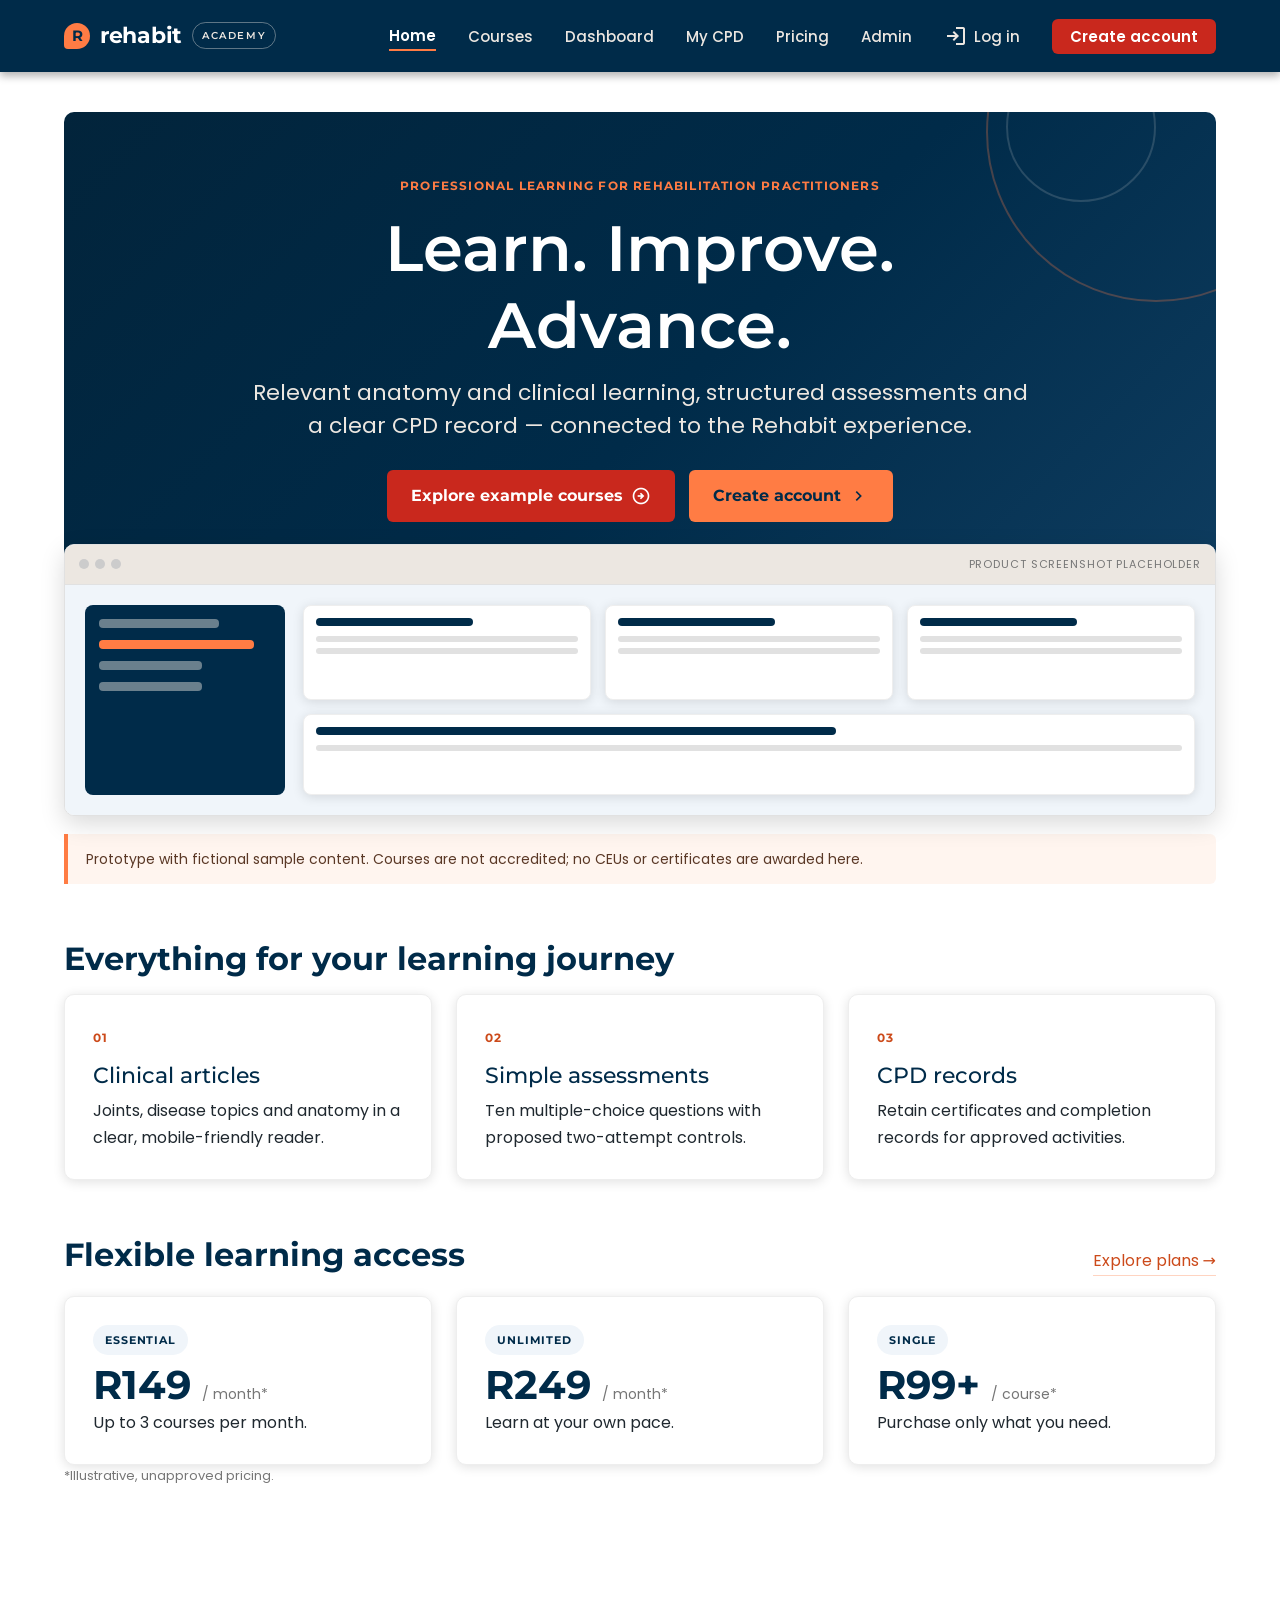
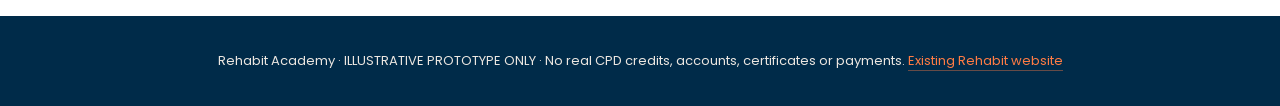
<file: index.html>
<!doctype html><html lang="en"><head><meta charset="utf-8"><meta name="robots" content="noindex,nofollow"><meta name="viewport" content="width=device-width,initial-scale=1"><meta name="description" content="Rehabit Academy CPD prototype"><title>Learn. Improve. Advance. | Rehabit Academy</title><link rel="stylesheet" href="assets/fonts.css"><link rel="stylesheet" href="assets/style.css"></head><body><div class="shell"><header class="header"><nav class="nav" aria-label="Main navigation"><a class="brand" href="index.html"><span class="brand-mark" aria-hidden="true">R</span>rehabit<small>Academy</small></a><button class="nav-toggle" type="button" aria-expanded="false" aria-controls="navLinks"><span class="material-symbols-outlined" aria-hidden="true">menu</span></button><div class="links" id="navLinks"><a href="index.html" class="active">Home</a><a href="courses.html" class="">Courses</a><a href="dashboard.html" class="">Dashboard</a><a href="certificates.html" class="">My CPD</a><a href="billing.html" class="">Pricing</a><a href="admin.html" class="">Admin</a><a href="login.html"><span class="material-symbols-outlined" aria-hidden="true">login</span>Log in</a><a class="nav-cta" href="register.html">Create account</a></div></nav></header><a class="skip" href="#main">Skip to content</a><main class="main" id="main"><section class="hero"><div><div class="eyebrow">Professional learning for rehabilitation practitioners</div><h1>Learn. Improve.<br>Advance.</h1><p>Relevant anatomy and clinical learning, structured assessments and a clear CPD record — connected to the Rehabit experience.</p><div class="button-row"><a class="btn" href="courses.html">Explore example courses <span class="material-symbols-outlined" aria-hidden="true">arrow_circle_right</span></a><a class="btn-secondary" href="register.html">Create account <span class="material-symbols-outlined" aria-hidden="true">chevron_right</span></a></div></div></section><div class="shot" role="img" aria-label="Placeholder for a Rehabit Academy product screenshot"><div class="shot-bar"><i></i><i></i><i></i><span>Product screenshot placeholder</span></div><div class="shot-body"><div class="shot-side"><b></b><b></b><b></b><b></b></div><div class="shot-main"><div class="shot-card"><b></b><i></i><i></i></div><div class="shot-card"><b></b><i></i><i></i></div><div class="shot-card"><b></b><i></i><i></i></div><div class="shot-card wide"><b></b><i></i></div></div></div></div><div class="notice">Prototype with fictional sample content. Courses are not accredited; no CEUs or certificates are awarded here.</div><section class="section"><h2>Everything for your learning journey</h2><div class="grid"><article class="card"><span class="eyebrow">01</span><h3>Clinical articles</h3><p>Joints, disease topics and anatomy in a clear, mobile-friendly reader.</p></article><article class="card"><span class="eyebrow">02</span><h3>Simple assessments</h3><p>Ten multiple-choice questions with proposed two-attempt controls.</p></article><article class="card"><span class="eyebrow">03</span><h3>CPD records</h3><p>Retain certificates and completion records for approved activities.</p></article></div></section><section class="section"><div class="section-head"><h2>Flexible learning access</h2><a href="billing.html">Explore plans →</a></div><div class="grid"><div class="card"><span class="tag">Essential</span><div class="price">R149 <small>/ month*</small></div><p>Up to 3 courses per month.</p></div><div class="card"><span class="tag">Unlimited</span><div class="price">R249 <small>/ month*</small></div><p>Learn at your own pace.</p></div><div class="card"><span class="tag">Single</span><div class="price">R99+ <small>/ course*</small></div><p>Purchase only what you need.</p></div></div><p class="small muted">*Illustrative, unapproved pricing.</p></section></main><footer class="footer">Rehabit Academy · ILLUSTRATIVE PROTOTYPE ONLY · No real CPD credits, accounts, certificates or payments. <a href="https://rehabit.co.za/">Existing Rehabit website</a></footer></div><script src="assets/app.js" defer></script></body></html>
</file>
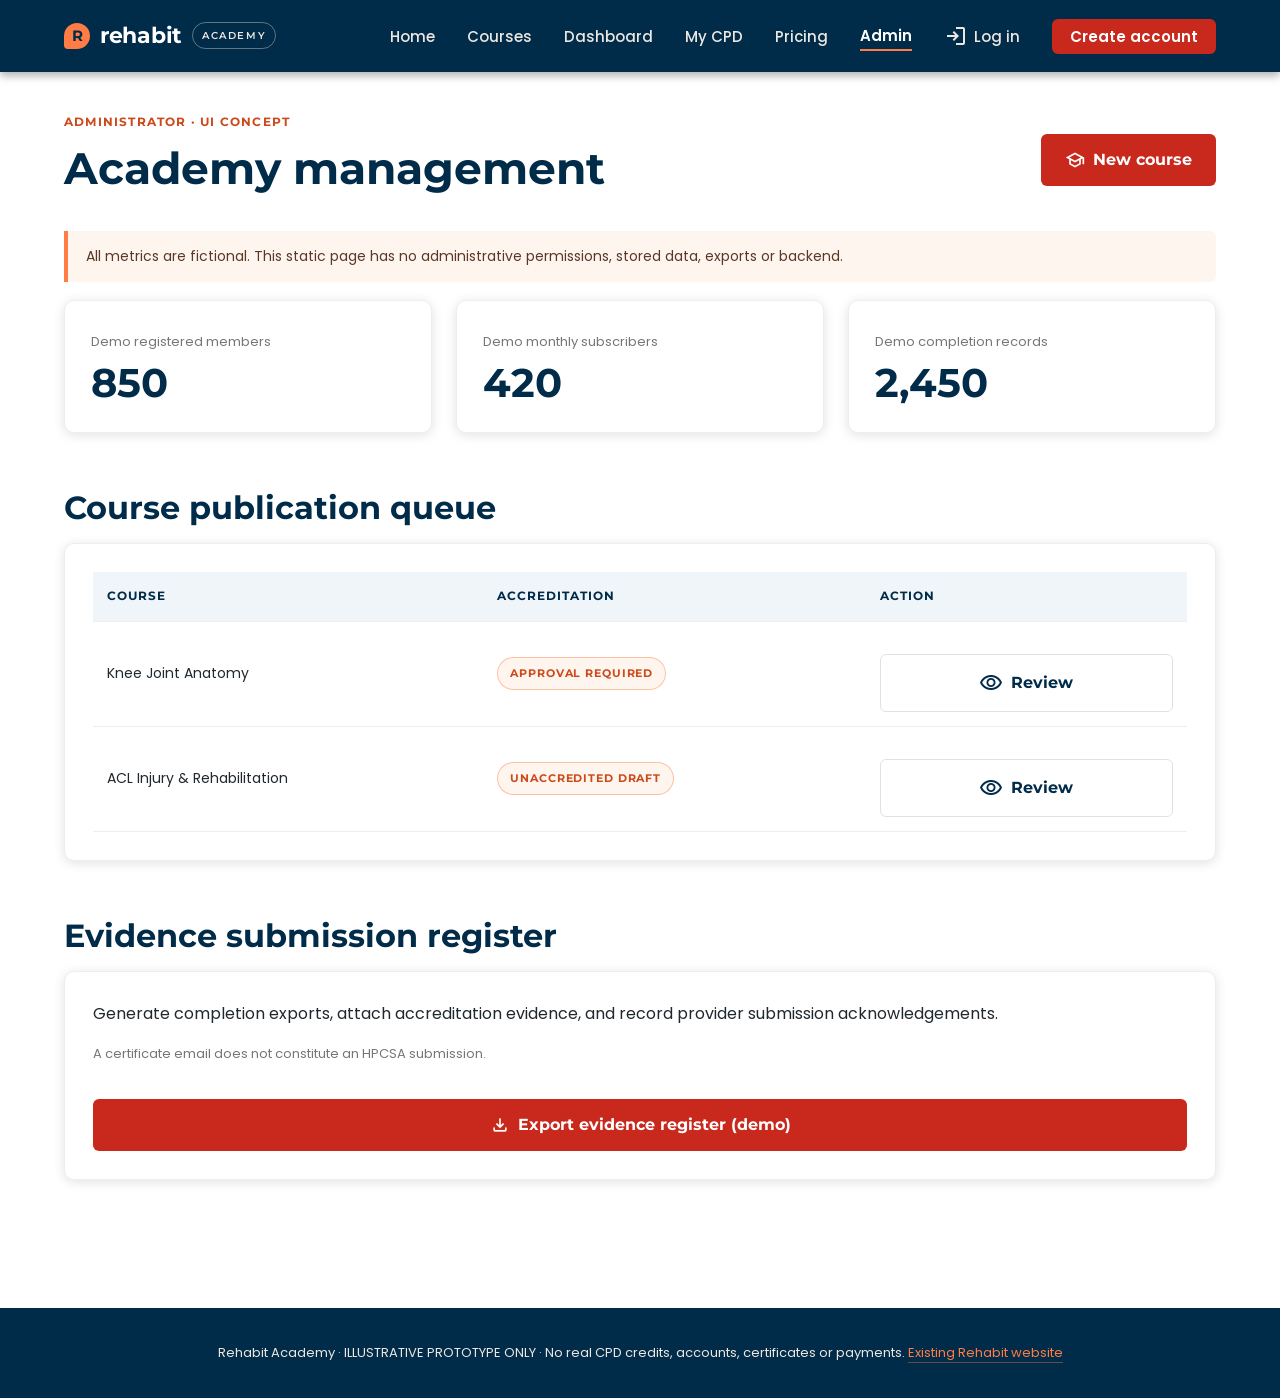
<file: admin.html>
<!doctype html><html lang="en"><head><meta charset="utf-8"><meta name="robots" content="noindex,nofollow"><meta name="viewport" content="width=device-width,initial-scale=1"><meta name="description" content="Rehabit Academy CPD prototype"><title>Admin dashboard | Rehabit Academy</title><link rel="stylesheet" href="assets/fonts.css"><link rel="stylesheet" href="assets/style.css"></head><body><div class="shell"><header class="header"><nav class="nav" aria-label="Main navigation"><a class="brand" href="index.html"><span class="brand-mark" aria-hidden="true">R</span>rehabit<small>Academy</small></a><button class="nav-toggle" type="button" aria-expanded="false" aria-controls="navLinks"><span class="material-symbols-outlined" aria-hidden="true">menu</span></button><div class="links" id="navLinks"><a href="index.html" class="">Home</a><a href="courses.html" class="">Courses</a><a href="dashboard.html" class="">Dashboard</a><a href="certificates.html" class="">My CPD</a><a href="billing.html" class="">Pricing</a><a href="admin.html" class="active">Admin</a><a href="login.html"><span class="material-symbols-outlined" aria-hidden="true">login</span>Log in</a><a class="nav-cta" href="register.html">Create account</a></div></nav></header><main class="main"><div class="topline"><div><div class="eyebrow">Administrator · UI concept</div><h1 class="page-title">Academy management</h1></div><button class="btn" data-demo-action><span class="material-symbols-outlined" aria-hidden="true">school</span>New course</button></div><div class="notice">All metrics are fictional. This static page has no administrative permissions, stored data, exports or backend.</div><div class="metrics"><div class="metric"><span class="muted small">Demo registered members</span><strong>850</strong></div><div class="metric"><span class="muted small">Demo monthly subscribers</span><strong>420</strong></div><div class="metric"><span class="muted small">Demo completion records</span><strong>2,450</strong></div></div><section class="section"><h2>Course publication queue</h2><div class="card table-wrap"><table class="table"><thead><tr><th>Course</th><th>Accreditation</th><th>Action</th></tr></thead><tbody><tr><td>Knee Joint Anatomy</td><td><span class="tag warn">Approval required</span></td><td><button class="btn-ghost" data-demo-action><span class="material-symbols-outlined" aria-hidden="true">visibility</span>Review</button></td></tr><tr><td>ACL Injury & Rehabilitation</td><td><span class="tag warn">Unaccredited draft</span></td><td><button class="btn-ghost" data-demo-action><span class="material-symbols-outlined" aria-hidden="true">visibility</span>Review</button></td></tr></tbody></table></div></section><section class="section"><h2>Evidence submission register</h2><div class="card"><p>Generate completion exports, attach accreditation evidence, and record provider submission acknowledgements.</p><p class="small muted">A certificate email does not constitute an HPCSA submission.</p><button class="btn" data-demo-action><span class="material-symbols-outlined" aria-hidden="true">download</span>Export evidence register (demo)</button></div></section></main><footer class="footer">Rehabit Academy · ILLUSTRATIVE PROTOTYPE ONLY · No real CPD credits, accounts, certificates or payments. <a href="https://rehabit.co.za/">Existing Rehabit website</a></footer></div><script src="assets/app.js" defer></script></body></html>
</file>
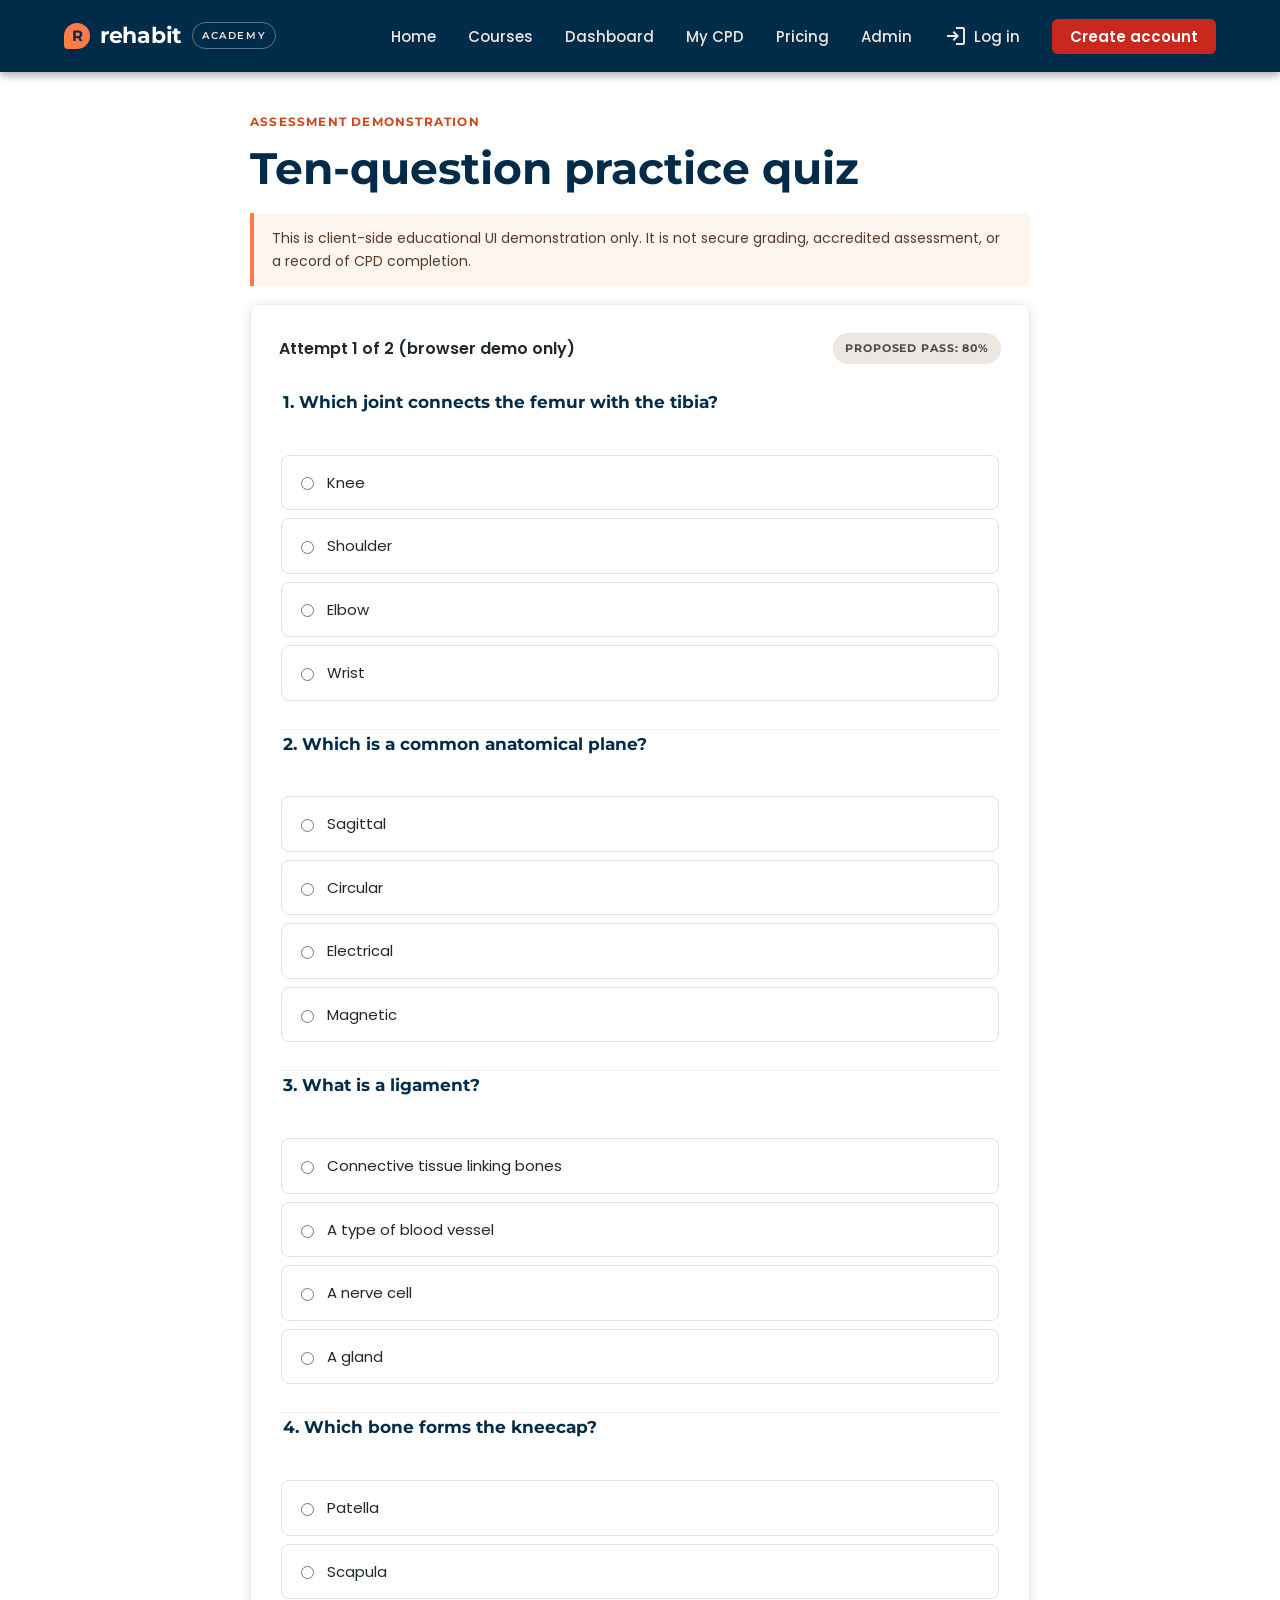
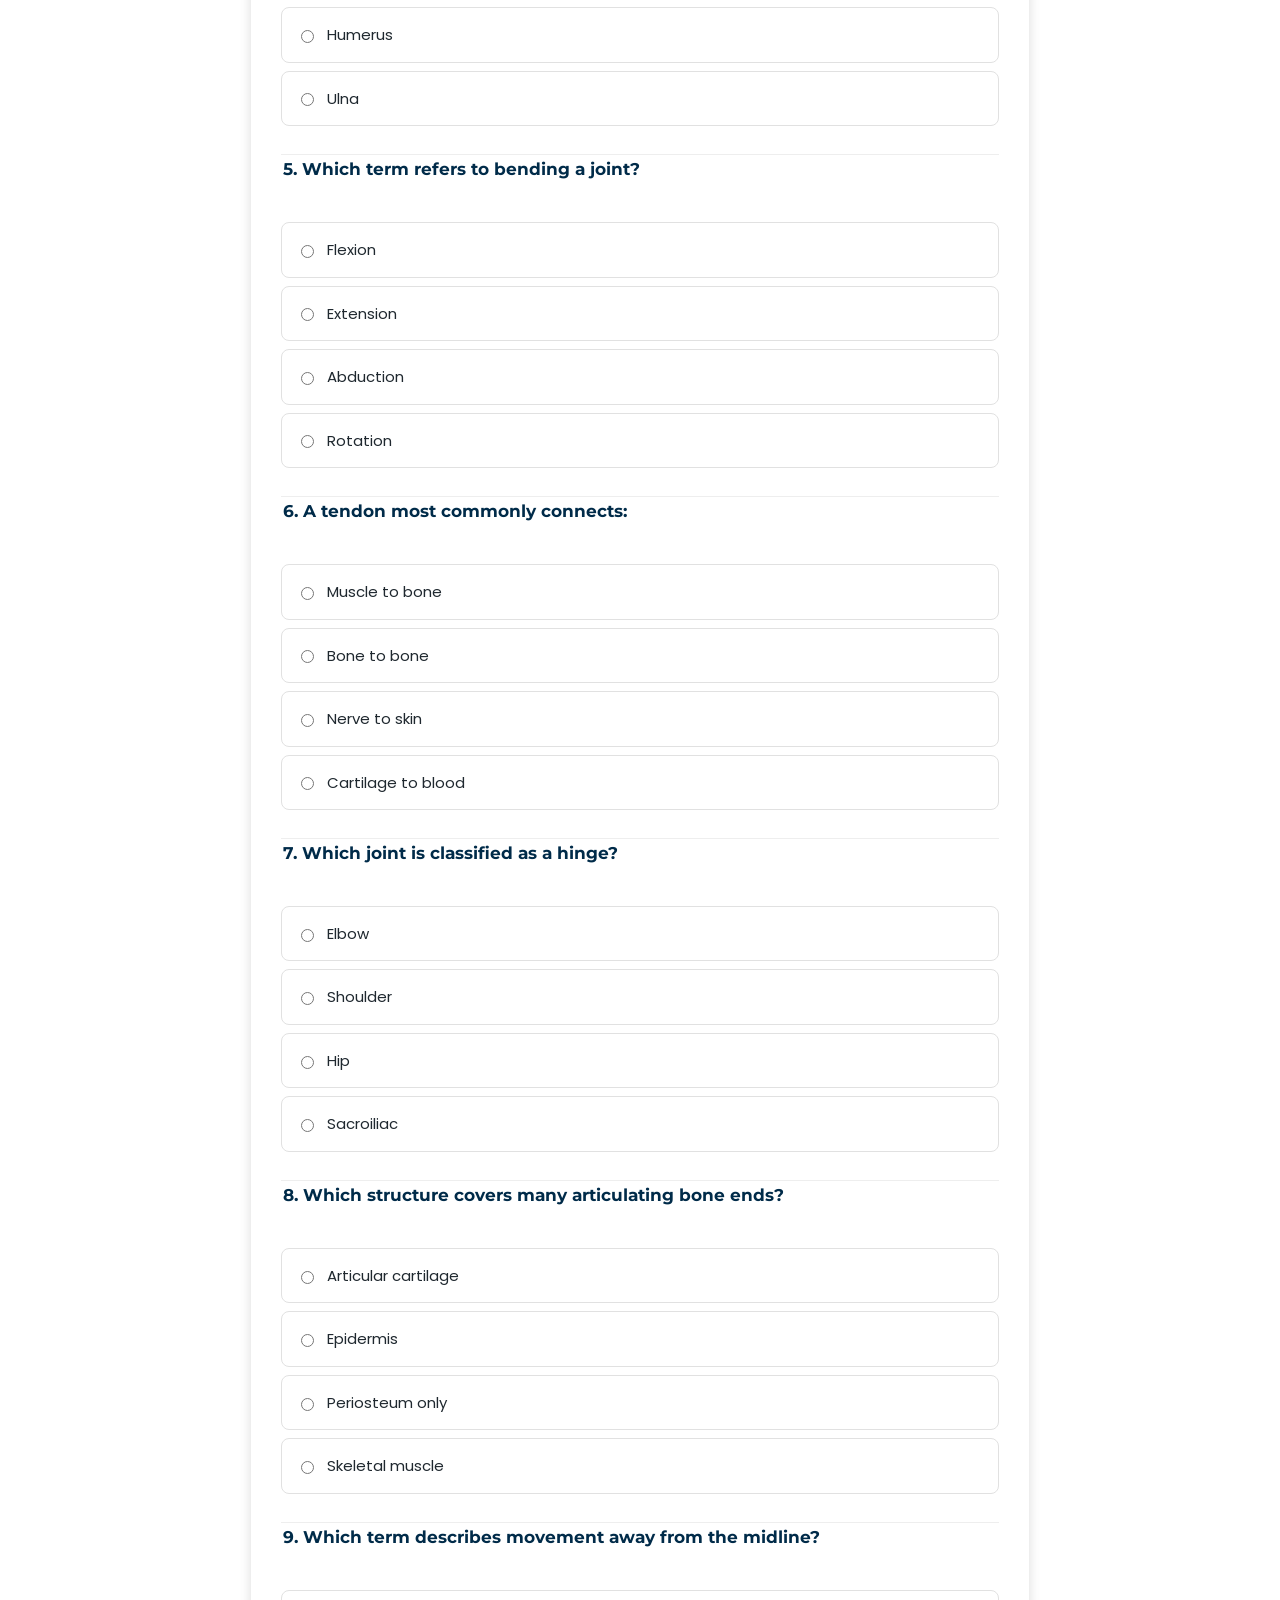
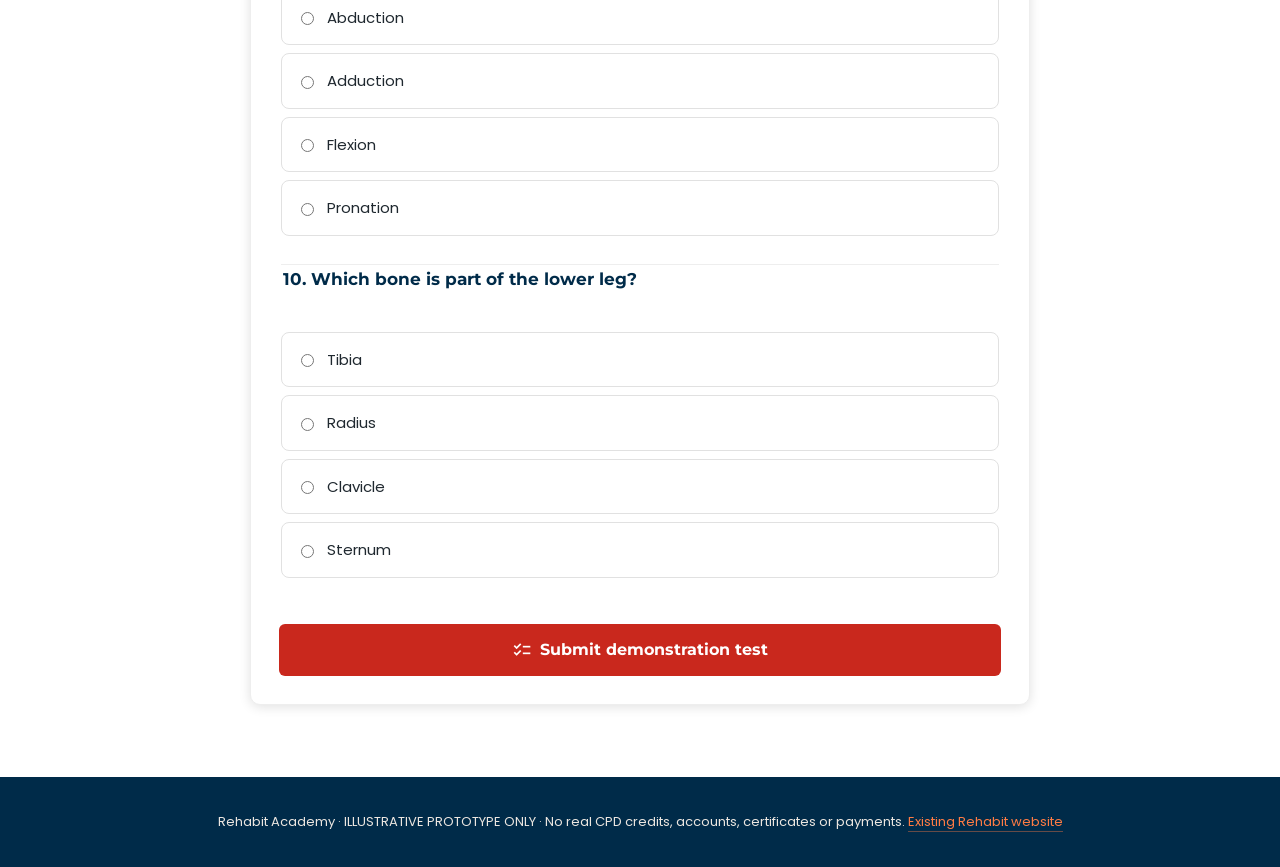
<file: assessment.html>
<!doctype html><html lang="en"><head><meta charset="utf-8"><meta name="robots" content="noindex,nofollow"><meta name="viewport" content="width=device-width,initial-scale=1"><meta name="description" content="Rehabit Academy CPD prototype"><title>Assessment demo | Rehabit Academy</title><link rel="stylesheet" href="assets/fonts.css"><link rel="stylesheet" href="assets/style.css"></head><body><div class="shell"><header class="header"><nav class="nav" aria-label="Main navigation"><a class="brand" href="index.html"><span class="brand-mark" aria-hidden="true">R</span>rehabit<small>Academy</small></a><button class="nav-toggle" type="button" aria-expanded="false" aria-controls="navLinks"><span class="material-symbols-outlined" aria-hidden="true">menu</span></button><div class="links" id="navLinks"><a href="index.html" class="">Home</a><a href="courses.html" class="">Courses</a><a href="dashboard.html" class="">Dashboard</a><a href="certificates.html" class="">My CPD</a><a href="billing.html" class="">Pricing</a><a href="admin.html" class="">Admin</a><a href="login.html"><span class="material-symbols-outlined" aria-hidden="true">login</span>Log in</a><a class="nav-cta" href="register.html">Create account</a></div></nav></header><main class="main"><div class="quiz"><div class="eyebrow">Assessment demonstration</div><h1 class="page-title">Ten-question practice quiz</h1><div class="notice">This is client-side educational UI demonstration only. It is not secure grading, accredited assessment, or a record of CPD completion.</div><div class="card"><div class="topline"><strong id="attemptLabel">Attempt 1 of 2</strong><span class="tag gray">Proposed pass: 80%</span></div><form id="quizForm"></form><div id="quizResult" class="notice green hide" role="status"></div></div></div></main><footer class="footer">Rehabit Academy · ILLUSTRATIVE PROTOTYPE ONLY · No real CPD credits, accounts, certificates or payments. <a href="https://rehabit.co.za/">Existing Rehabit website</a></footer></div><script src="assets/app.js" defer></script></body></html>
</file>
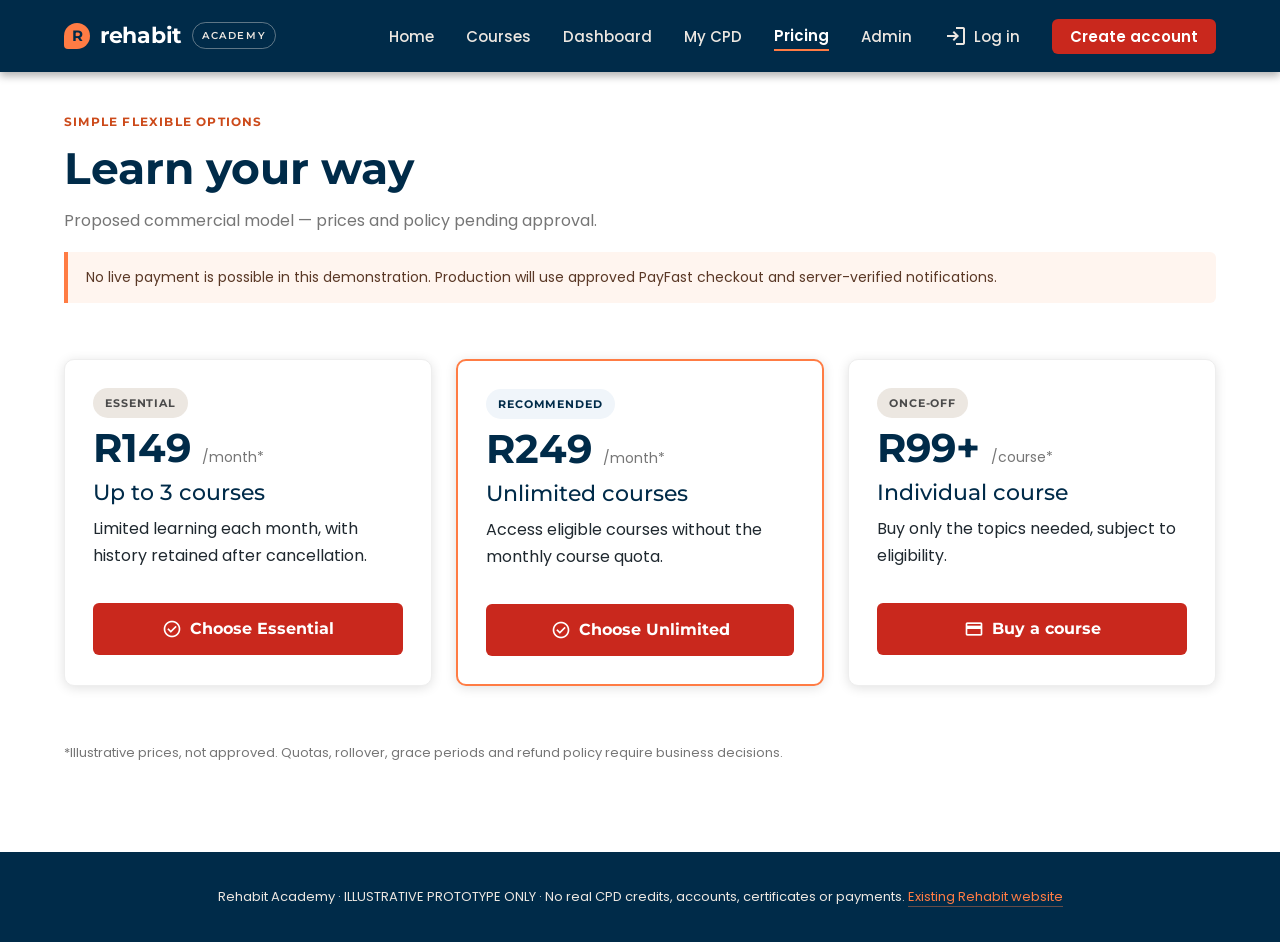
<file: billing.html>
<!doctype html><html lang="en"><head><meta charset="utf-8"><meta name="robots" content="noindex,nofollow"><meta name="viewport" content="width=device-width,initial-scale=1"><meta name="description" content="Rehabit Academy CPD prototype"><title>Plans | Rehabit Academy</title><link rel="stylesheet" href="assets/fonts.css"><link rel="stylesheet" href="assets/style.css"></head><body><div class="shell"><header class="header"><nav class="nav" aria-label="Main navigation"><a class="brand" href="index.html"><span class="brand-mark" aria-hidden="true">R</span>rehabit<small>Academy</small></a><button class="nav-toggle" type="button" aria-expanded="false" aria-controls="navLinks"><span class="material-symbols-outlined" aria-hidden="true">menu</span></button><div class="links" id="navLinks"><a href="index.html" class="">Home</a><a href="courses.html" class="">Courses</a><a href="dashboard.html" class="">Dashboard</a><a href="certificates.html" class="">My CPD</a><a href="billing.html" class="active">Pricing</a><a href="admin.html" class="">Admin</a><a href="login.html"><span class="material-symbols-outlined" aria-hidden="true">login</span>Log in</a><a class="nav-cta" href="register.html">Create account</a></div></nav></header><main class="main"><div class="eyebrow">Simple flexible options</div><h1 class="page-title">Learn your way</h1><p class="muted">Proposed commercial model — prices and policy pending approval.</p><div class="notice">No live payment is possible in this demonstration. Production will use approved PayFast checkout and server-verified notifications.</div><div class="grid section"><div class="card"><span class="tag gray">ESSENTIAL</span><div class="price">R149 <small>/month*</small></div><h3>Up to 3 courses</h3><p>Limited learning each month, with history retained after cancellation.</p><button class="btn" data-demo-action><span class="material-symbols-outlined" aria-hidden="true">check_circle</span>Choose Essential</button></div><div class="card featured"><span class="tag">RECOMMENDED</span><div class="price">R249 <small>/month*</small></div><h3>Unlimited courses</h3><p>Access eligible courses without the monthly course quota.</p><button class="btn" data-demo-action><span class="material-symbols-outlined" aria-hidden="true">check_circle</span>Choose Unlimited</button></div><div class="card"><span class="tag gray">ONCE-OFF</span><div class="price">R99+ <small>/course*</small></div><h3>Individual course</h3><p>Buy only the topics needed, subject to eligibility.</p><button class="btn" data-demo-action><span class="material-symbols-outlined" aria-hidden="true">credit_card</span>Buy a course</button></div></div><p class="small muted">*Illustrative prices, not approved. Quotas, rollover, grace periods and refund policy require business decisions.</p></main><footer class="footer">Rehabit Academy · ILLUSTRATIVE PROTOTYPE ONLY · No real CPD credits, accounts, certificates or payments. <a href="https://rehabit.co.za/">Existing Rehabit website</a></footer></div><script src="assets/app.js" defer></script></body></html>
</file>
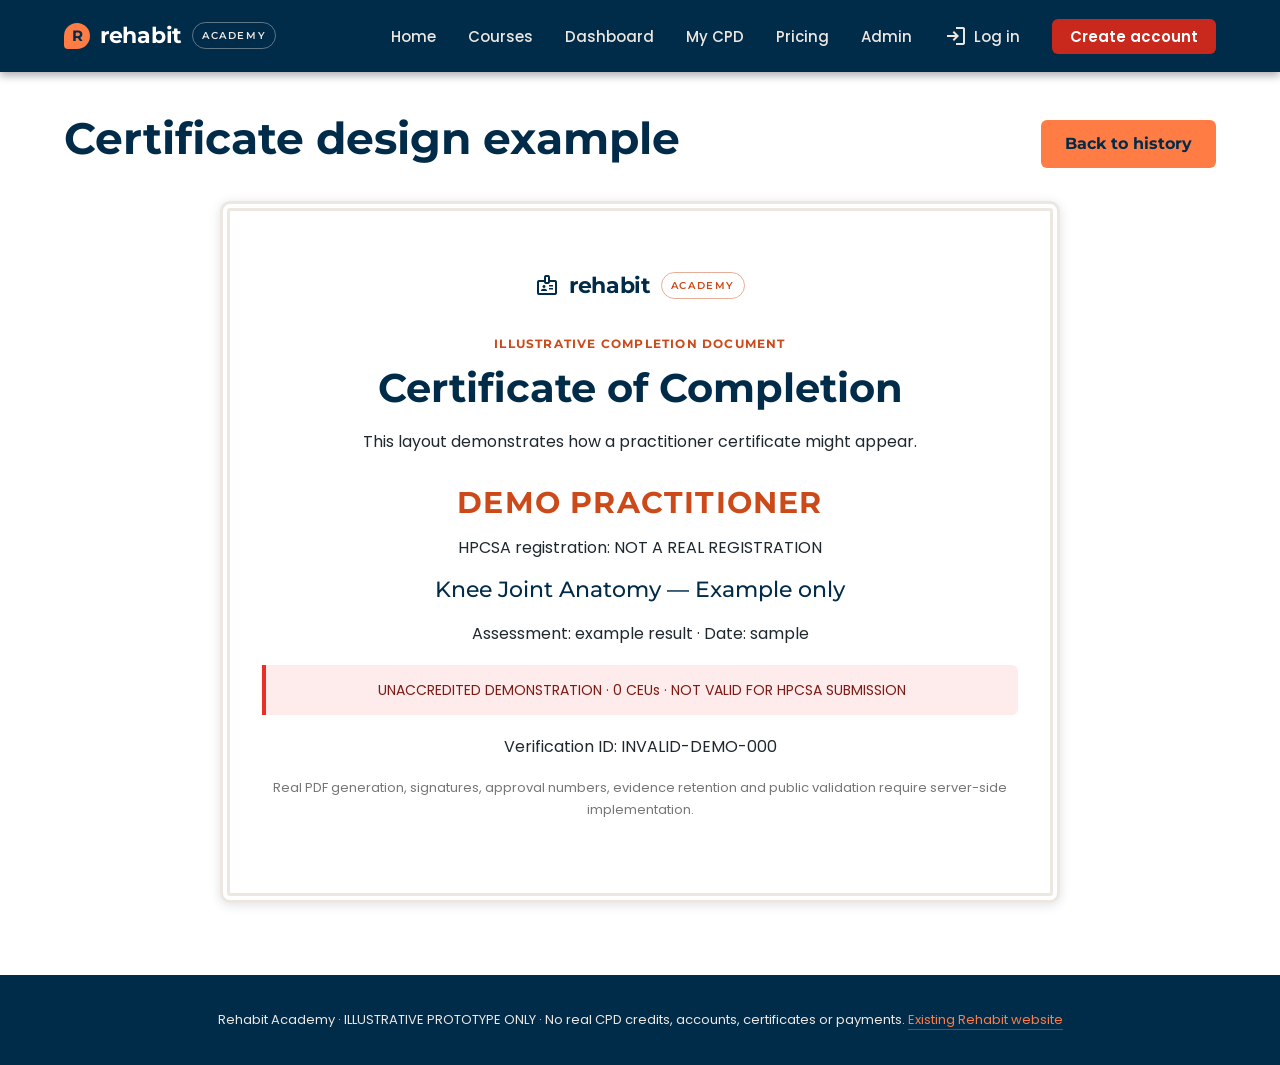
<file: certificate-example.html>
<!doctype html><html lang="en"><head><meta charset="utf-8"><meta name="robots" content="noindex,nofollow"><meta name="viewport" content="width=device-width,initial-scale=1"><meta name="description" content="Rehabit Academy CPD prototype"><title>Sample certificate | Rehabit Academy</title><link rel="stylesheet" href="assets/fonts.css"><link rel="stylesheet" href="assets/style.css"></head><body><div class="shell"><header class="header"><nav class="nav" aria-label="Main navigation"><a class="brand" href="index.html"><span class="brand-mark" aria-hidden="true">R</span>rehabit<small>Academy</small></a><button class="nav-toggle" type="button" aria-expanded="false" aria-controls="navLinks"><span class="material-symbols-outlined" aria-hidden="true">menu</span></button><div class="links" id="navLinks"><a href="index.html" class="">Home</a><a href="courses.html" class="">Courses</a><a href="dashboard.html" class="">Dashboard</a><a href="certificates.html" class="">My CPD</a><a href="billing.html" class="">Pricing</a><a href="admin.html" class="">Admin</a><a href="login.html"><span class="material-symbols-outlined" aria-hidden="true">login</span>Log in</a><a class="nav-cta" href="register.html">Create account</a></div></nav></header><main class="main"><div class="topline"><h1 class="page-title">Certificate design example</h1><a href="certificates.html" class="btn-secondary">Back to history</a></div><div class="cert center"><div class="brand"><span class="material-symbols-outlined" aria-hidden="true">badge</span>rehabit<small>Academy</small></div><p class="eyebrow" style="margin-top:28px">Illustrative completion document</p><h1 style="font-size:40px">Certificate of Completion</h1><p>This layout demonstrates how a practitioner certificate might appear.</p><p class="name">Demo practitioner</p><p>HPCSA registration: NOT A REAL REGISTRATION</p><h3>Knee Joint Anatomy — Example only</h3><p>Assessment: example result · Date: sample</p><div class="notice danger center">UNACCREDITED DEMONSTRATION · 0 CEUs · NOT VALID FOR HPCSA SUBMISSION</div><p>Verification ID: INVALID-DEMO-000</p><p class="small muted">Real PDF generation, signatures, approval numbers, evidence retention and public validation require server-side implementation.</p></div></main><footer class="footer">Rehabit Academy · ILLUSTRATIVE PROTOTYPE ONLY · No real CPD credits, accounts, certificates or payments. <a href="https://rehabit.co.za/">Existing Rehabit website</a></footer></div><script src="assets/app.js" defer></script></body></html>
</file>
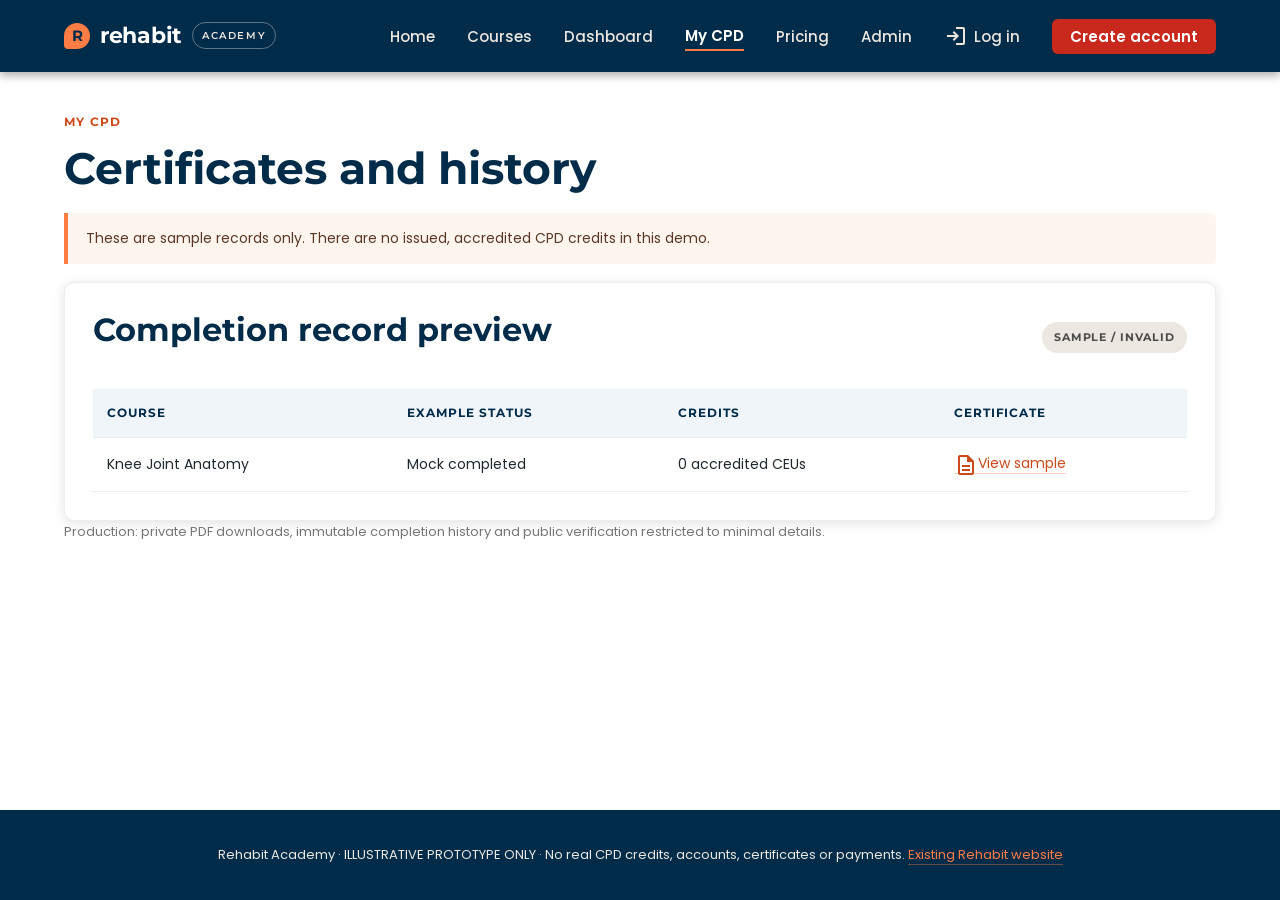
<file: certificates.html>
<!doctype html><html lang="en"><head><meta charset="utf-8"><meta name="robots" content="noindex,nofollow"><meta name="viewport" content="width=device-width,initial-scale=1"><meta name="description" content="Rehabit Academy CPD prototype"><title>CPD records | Rehabit Academy</title><link rel="stylesheet" href="assets/fonts.css"><link rel="stylesheet" href="assets/style.css"></head><body><div class="shell"><header class="header"><nav class="nav" aria-label="Main navigation"><a class="brand" href="index.html"><span class="brand-mark" aria-hidden="true">R</span>rehabit<small>Academy</small></a><button class="nav-toggle" type="button" aria-expanded="false" aria-controls="navLinks"><span class="material-symbols-outlined" aria-hidden="true">menu</span></button><div class="links" id="navLinks"><a href="index.html" class="">Home</a><a href="courses.html" class="">Courses</a><a href="dashboard.html" class="">Dashboard</a><a href="certificates.html" class="active">My CPD</a><a href="billing.html" class="">Pricing</a><a href="admin.html" class="">Admin</a><a href="login.html"><span class="material-symbols-outlined" aria-hidden="true">login</span>Log in</a><a class="nav-cta" href="register.html">Create account</a></div></nav></header><main class="main"><div class="eyebrow">My CPD</div><h1 class="page-title">Certificates and history</h1><div class="notice">These are sample records only. There are no issued, accredited CPD credits in this demo.</div><div class="card"><div class="topline"><h2>Completion record preview</h2><span class="tag gray">SAMPLE / INVALID</span></div><div class="table-wrap"><table class="table"><thead><tr><th>Course</th><th>Example status</th><th>Credits</th><th>Certificate</th></tr></thead><tbody><tr><td>Knee Joint Anatomy</td><td>Mock completed</td><td>0 accredited CEUs</td><td><a href="certificate-example.html"><span class="material-symbols-outlined" aria-hidden="true">description</span>View sample</a></td></tr></tbody></table></div></div><p class="muted small">Production: private PDF downloads, immutable completion history and public verification restricted to minimal details.</p></main><footer class="footer">Rehabit Academy · ILLUSTRATIVE PROTOTYPE ONLY · No real CPD credits, accounts, certificates or payments. <a href="https://rehabit.co.za/">Existing Rehabit website</a></footer></div><script src="assets/app.js" defer></script></body></html>
</file>
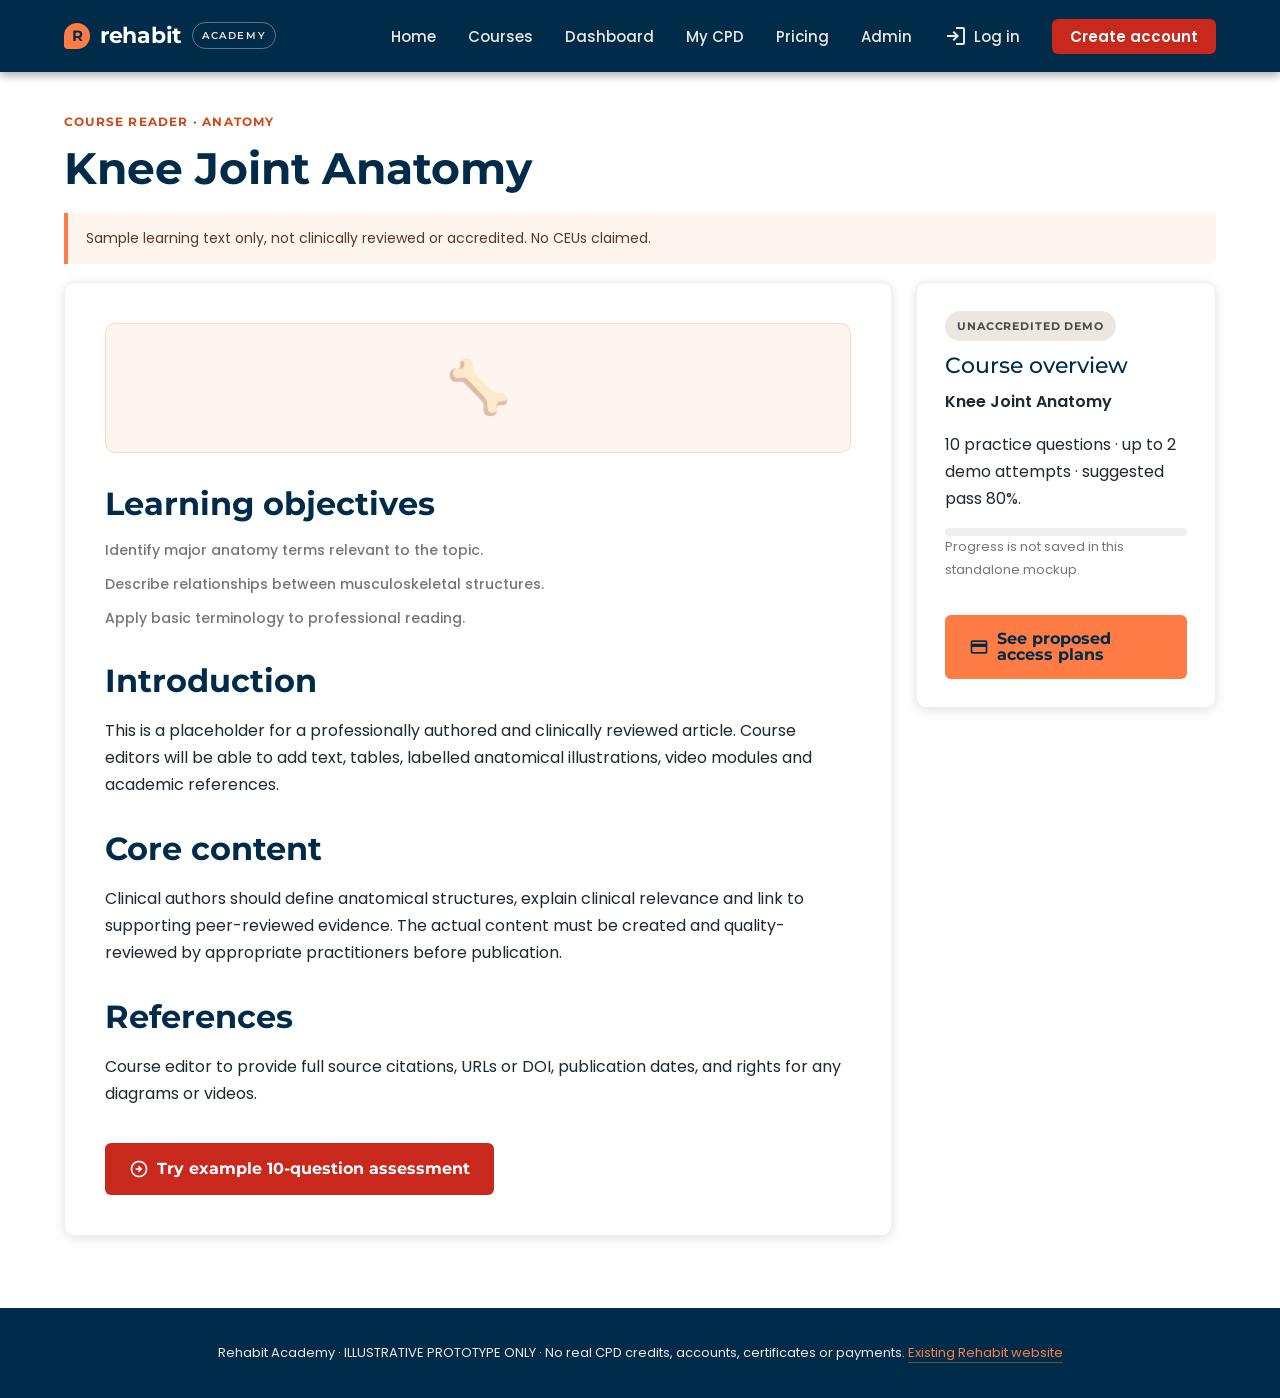
<file: course.html>
<!doctype html><html lang="en"><head><meta charset="utf-8"><meta name="robots" content="noindex,nofollow"><meta name="viewport" content="width=device-width,initial-scale=1"><meta name="description" content="Rehabit Academy CPD prototype"><title>Course reader | Rehabit Academy</title><link rel="stylesheet" href="assets/fonts.css"><link rel="stylesheet" href="assets/style.css"></head><body><div class="shell"><header class="header"><nav class="nav" aria-label="Main navigation"><a class="brand" href="index.html"><span class="brand-mark" aria-hidden="true">R</span>rehabit<small>Academy</small></a><button class="nav-toggle" type="button" aria-expanded="false" aria-controls="navLinks"><span class="material-symbols-outlined" aria-hidden="true">menu</span></button><div class="links" id="navLinks"><a href="index.html" class="">Home</a><a href="courses.html" class="">Courses</a><a href="dashboard.html" class="">Dashboard</a><a href="certificates.html" class="">My CPD</a><a href="billing.html" class="">Pricing</a><a href="admin.html" class="">Admin</a><a href="login.html"><span class="material-symbols-outlined" aria-hidden="true">login</span>Log in</a><a class="nav-cta" href="register.html">Create account</a></div></nav></header><main class="main"><div class="eyebrow">Course reader · <span id="courseCategory"></span></div><h1 class="page-title" data-course-name>Knee Joint Anatomy</h1><div class="notice">Sample learning text only, not clinically reviewed or accredited. No CEUs claimed.</div><div class="reader"><article><div class="course-emoji" id="courseIcon" aria-hidden="true">🦴</div><h2>Learning objectives</h2><ul class="check"><li>Identify major anatomy terms relevant to the topic.</li><li>Describe relationships between musculoskeletal structures.</li><li>Apply basic terminology to professional reading.</li></ul><h2>Introduction</h2><p>This is a placeholder for a professionally authored and clinically reviewed article. Course editors will be able to add text, tables, labelled anatomical illustrations, video modules and academic references.</p><h2>Core content</h2><p>Clinical authors should define anatomical structures, explain clinical relevance and link to supporting peer-reviewed evidence. The actual content must be created and quality-reviewed by appropriate practitioners before publication.</p><h2>References</h2><p>Course editor to provide full source citations, URLs or DOI, publication dates, and rights for any diagrams or videos.</p><a href="assessment.html" class="btn"><span class="material-symbols-outlined" aria-hidden="true">arrow_circle_right</span>Try example 10-question assessment</a></article><aside class="card"><span class="tag gray">UNACCREDITED DEMO</span><h3>Course overview</h3><p><strong data-course-name>Knee Joint Anatomy</strong></p><p>10 practice questions · up to 2 demo attempts · suggested pass 80%.</p><div class="progress"><span style="width:0"></span></div><p class="small muted">Progress is not saved in this standalone mockup.</p><a href="billing.html" class="btn-secondary"><span class="material-symbols-outlined" aria-hidden="true">credit_card</span>See proposed access plans</a></aside></div></main><footer class="footer">Rehabit Academy · ILLUSTRATIVE PROTOTYPE ONLY · No real CPD credits, accounts, certificates or payments. <a href="https://rehabit.co.za/">Existing Rehabit website</a></footer></div><script src="assets/app.js" defer></script></body></html>
</file>
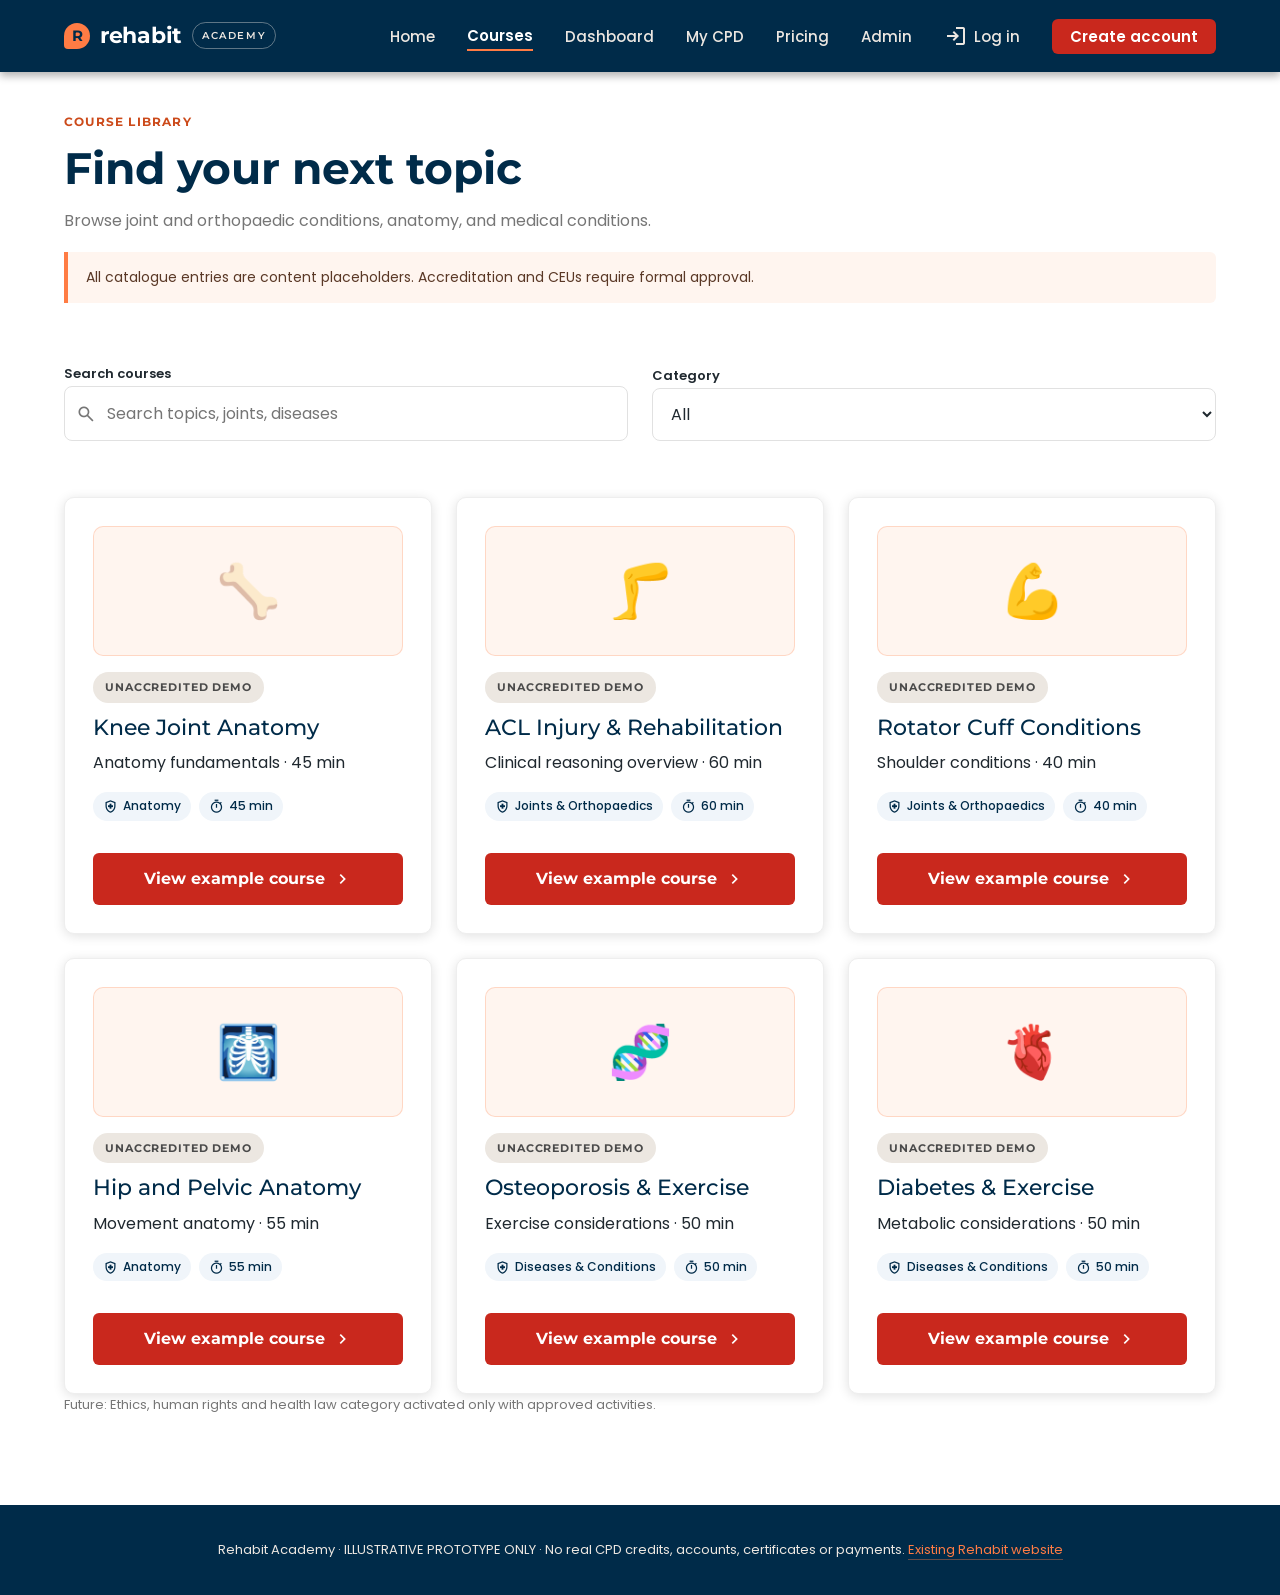
<file: courses.html>
<!doctype html><html lang="en"><head><meta charset="utf-8"><meta name="robots" content="noindex,nofollow"><meta name="viewport" content="width=device-width,initial-scale=1"><meta name="description" content="Rehabit Academy CPD prototype"><title>Courses | Rehabit Academy</title><link rel="stylesheet" href="assets/fonts.css"><link rel="stylesheet" href="assets/style.css"></head><body><div class="shell"><header class="header"><nav class="nav" aria-label="Main navigation"><a class="brand" href="index.html"><span class="brand-mark" aria-hidden="true">R</span>rehabit<small>Academy</small></a><button class="nav-toggle" type="button" aria-expanded="false" aria-controls="navLinks"><span class="material-symbols-outlined" aria-hidden="true">menu</span></button><div class="links" id="navLinks"><a href="index.html" class="">Home</a><a href="courses.html" class="active">Courses</a><a href="dashboard.html" class="">Dashboard</a><a href="certificates.html" class="">My CPD</a><a href="billing.html" class="">Pricing</a><a href="admin.html" class="">Admin</a><a href="login.html"><span class="material-symbols-outlined" aria-hidden="true">login</span>Log in</a><a class="nav-cta" href="register.html">Create account</a></div></nav></header><main class="main"><div class="eyebrow">Course library</div><h1 class="page-title">Find your next topic</h1><p class="muted">Browse joint and orthopaedic conditions, anatomy, and medical conditions.</p><div class="notice">All catalogue entries are content placeholders. Accreditation and CEUs require formal approval.</div><div class="split section"><div><label class="small" for="searchCourse"><strong>Search courses</strong></label><div class="field-with-icon"><span class="material-symbols-outlined" aria-hidden="true">search</span><input class="search" id="searchCourse" type="search" placeholder="Search topics, joints, diseases"></div></div><div><label class="small" for="categoryFilter"><strong>Category</strong></label><select id="categoryFilter"><option>All</option><option>Joints &amp; Orthopaedics</option><option>Anatomy</option><option>Diseases &amp; Conditions</option></select></div></div><div class="grid" id="courseGrid" aria-live="polite"></div><p class="small muted">Future: Ethics, human rights and health law category activated only with approved activities.</p></main><footer class="footer">Rehabit Academy · ILLUSTRATIVE PROTOTYPE ONLY · No real CPD credits, accounts, certificates or payments. <a href="https://rehabit.co.za/">Existing Rehabit website</a></footer></div><script src="assets/app.js" defer></script></body></html>
</file>
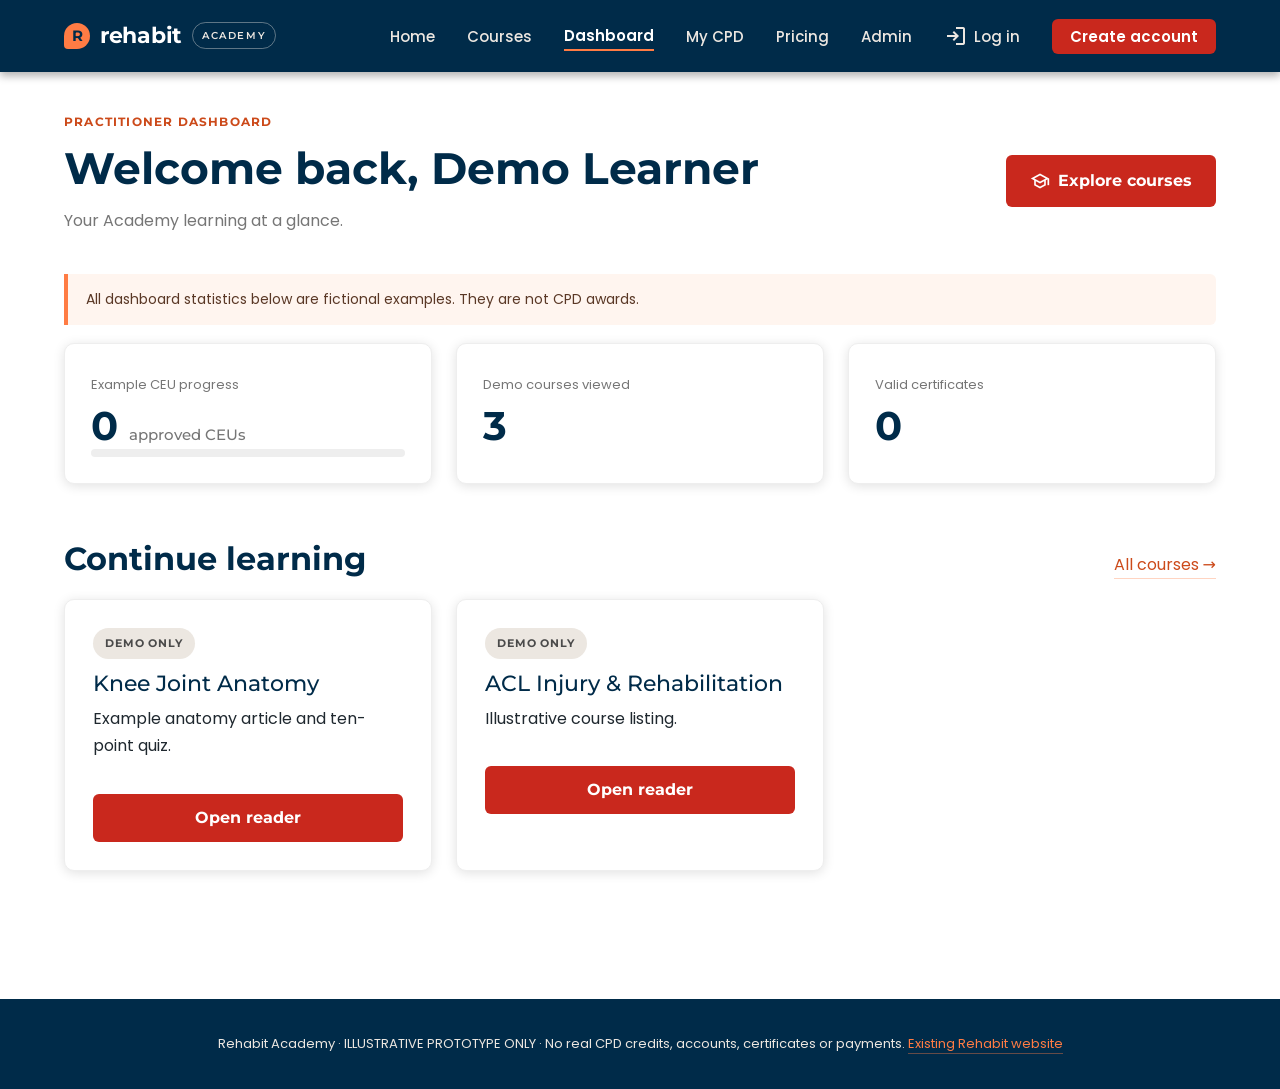
<file: dashboard.html>
<!doctype html><html lang="en"><head><meta charset="utf-8"><meta name="robots" content="noindex,nofollow"><meta name="viewport" content="width=device-width,initial-scale=1"><meta name="description" content="Rehabit Academy CPD prototype"><title>Dashboard | Rehabit Academy</title><link rel="stylesheet" href="assets/fonts.css"><link rel="stylesheet" href="assets/style.css"></head><body><div class="shell"><header class="header"><nav class="nav" aria-label="Main navigation"><a class="brand" href="index.html"><span class="brand-mark" aria-hidden="true">R</span>rehabit<small>Academy</small></a><button class="nav-toggle" type="button" aria-expanded="false" aria-controls="navLinks"><span class="material-symbols-outlined" aria-hidden="true">menu</span></button><div class="links" id="navLinks"><a href="index.html" class="">Home</a><a href="courses.html" class="">Courses</a><a href="dashboard.html" class="active">Dashboard</a><a href="certificates.html" class="">My CPD</a><a href="billing.html" class="">Pricing</a><a href="admin.html" class="">Admin</a><a href="login.html"><span class="material-symbols-outlined" aria-hidden="true">login</span>Log in</a><a class="nav-cta" href="register.html">Create account</a></div></nav></header><main class="main"><div class="topline"><div><div class="eyebrow">Practitioner dashboard</div><h1 class="page-title">Welcome back, Demo Learner</h1><p class="muted">Your Academy learning at a glance.</p></div><a class="btn" href="courses.html"><span class="material-symbols-outlined" aria-hidden="true">school</span>Explore courses</a></div><div class="notice">All dashboard statistics below are fictional examples. They are not CPD awards.</div><div class="metrics"><div class="metric"><span class="muted small">Example CEU progress</span><strong>0 <span class="unit">approved CEUs</span></strong><div class="progress"><span style="width:0"></span></div></div><div class="metric"><span class="muted small">Demo courses viewed</span><strong>3</strong></div><div class="metric"><span class="muted small">Valid certificates</span><strong>0</strong></div></div><section class="section"><div class="section-head"><h2>Continue learning</h2><a href="courses.html">All courses →</a></div><div class="grid"><div class="card"><span class="tag gray">DEMO ONLY</span><h3>Knee Joint Anatomy</h3><p>Example anatomy article and ten-point quiz.</p><a class="btn" href="course.html?id=knee">Open reader</a></div><div class="card"><span class="tag gray">DEMO ONLY</span><h3>ACL Injury & Rehabilitation</h3><p>Illustrative course listing.</p><a class="btn" href="course.html?id=acl">Open reader</a></div></div></section></main><footer class="footer">Rehabit Academy · ILLUSTRATIVE PROTOTYPE ONLY · No real CPD credits, accounts, certificates or payments. <a href="https://rehabit.co.za/">Existing Rehabit website</a></footer></div><script src="assets/app.js" defer></script></body></html>
</file>
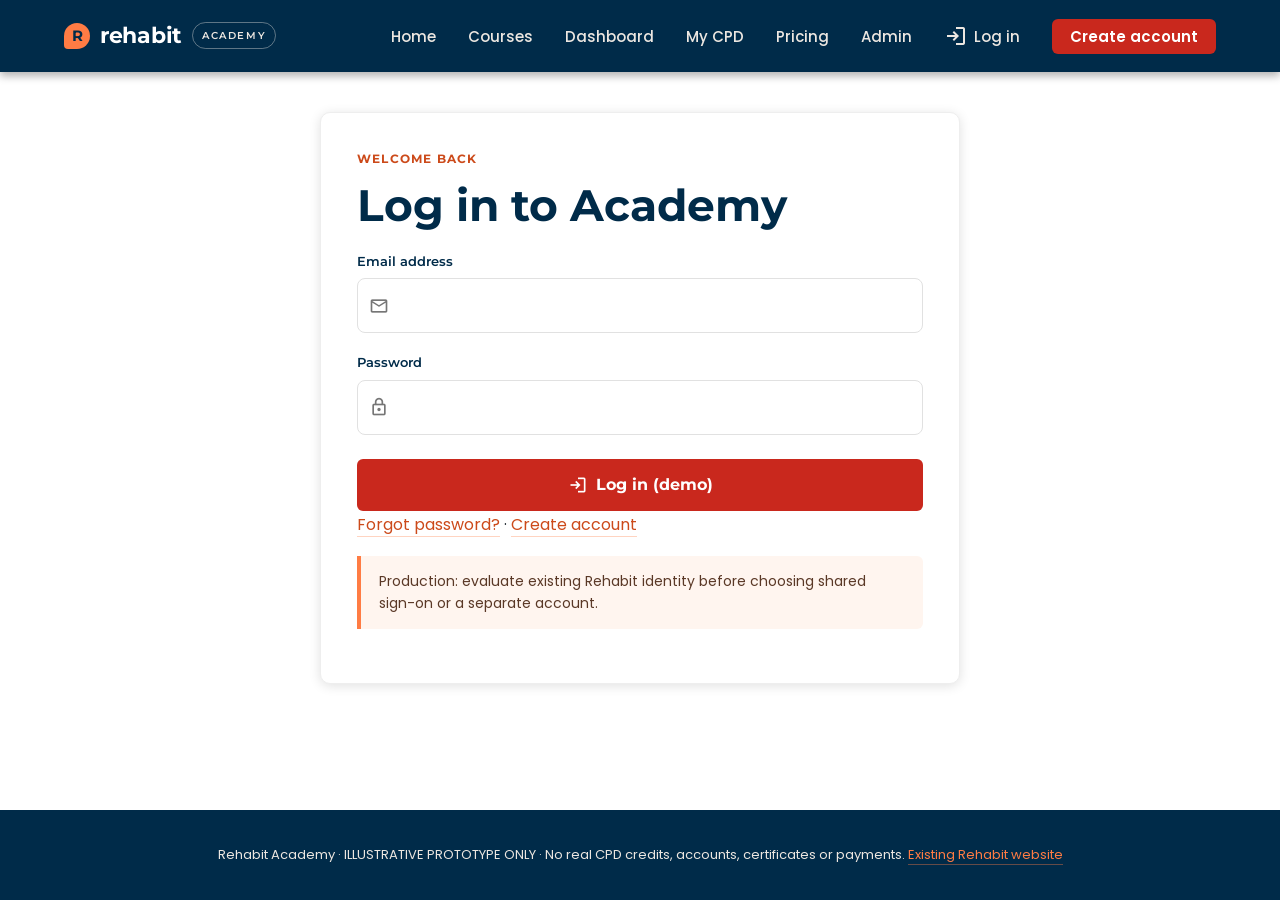
<file: login.html>
<!doctype html><html lang="en"><head><meta charset="utf-8"><meta name="robots" content="noindex,nofollow"><meta name="viewport" content="width=device-width,initial-scale=1"><meta name="description" content="Rehabit Academy CPD prototype"><title>Log in | Rehabit Academy</title><link rel="stylesheet" href="assets/fonts.css"><link rel="stylesheet" href="assets/style.css"></head><body><div class="shell"><header class="header"><nav class="nav" aria-label="Main navigation"><a class="brand" href="index.html"><span class="brand-mark" aria-hidden="true">R</span>rehabit<small>Academy</small></a><button class="nav-toggle" type="button" aria-expanded="false" aria-controls="navLinks"><span class="material-symbols-outlined" aria-hidden="true">menu</span></button><div class="links" id="navLinks"><a href="index.html" class="">Home</a><a href="courses.html" class="">Courses</a><a href="dashboard.html" class="">Dashboard</a><a href="certificates.html" class="">My CPD</a><a href="billing.html" class="">Pricing</a><a href="admin.html" class="">Admin</a><a href="login.html"><span class="material-symbols-outlined" aria-hidden="true">login</span>Log in</a><a class="nav-cta" href="register.html">Create account</a></div></nav></header><main class="main"><div class="form"><div class="eyebrow">Welcome back</div><h1 class="page-title">Log in to Academy</h1><form data-demo-form><label for="email">Email address</label><div class="field-with-icon"><span class="material-symbols-outlined" aria-hidden="true">mail</span><input id="email" type="email" required autocomplete="email"></div><label for="pass">Password</label><div class="field-with-icon"><span class="material-symbols-outlined" aria-hidden="true">lock</span><input id="pass" type="password" required autocomplete="current-password"></div><button class="btn"><span class="material-symbols-outlined" aria-hidden="true">login</span>Log in (demo)</button></form><div id="formMessage" class="notice green hide" role="status"></div><p><a href="#" data-demo-action>Forgot password?</a> · <a href="register.html">Create account</a></p><div class="notice">Production: evaluate existing Rehabit identity before choosing shared sign-on or a separate account.</div></div></main><footer class="footer">Rehabit Academy · ILLUSTRATIVE PROTOTYPE ONLY · No real CPD credits, accounts, certificates or payments. <a href="https://rehabit.co.za/">Existing Rehabit website</a></footer></div><script src="assets/app.js" defer></script></body></html>
</file>
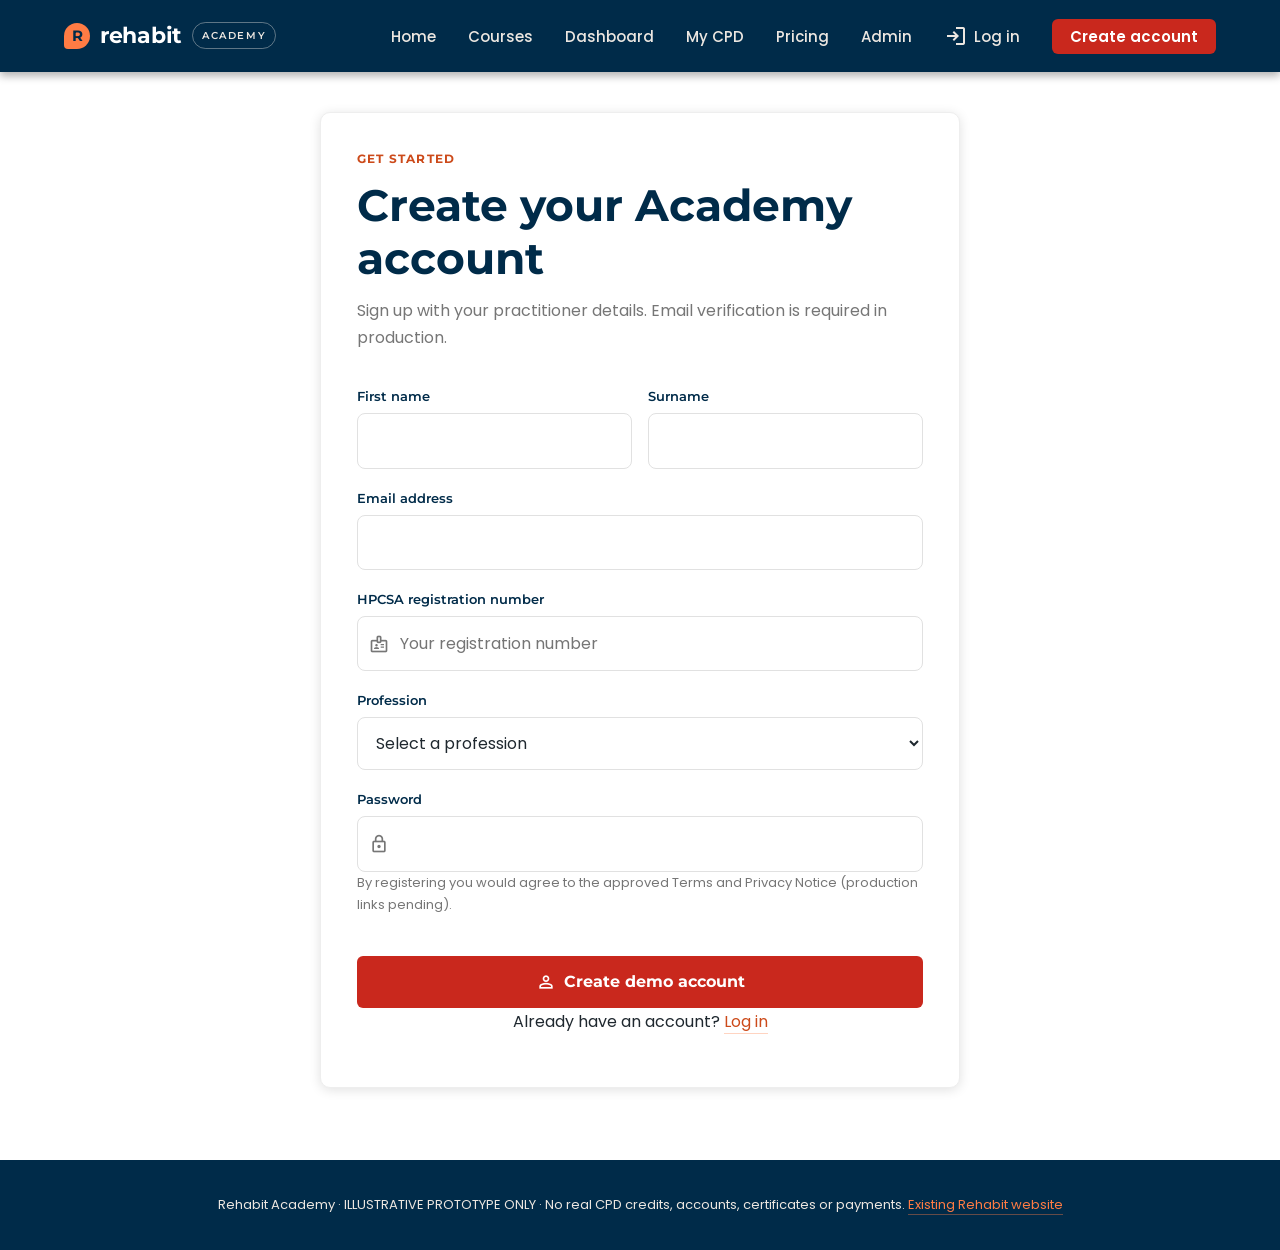
<file: register.html>
<!doctype html><html lang="en"><head><meta charset="utf-8"><meta name="robots" content="noindex,nofollow"><meta name="viewport" content="width=device-width,initial-scale=1"><meta name="description" content="Rehabit Academy CPD prototype"><title>Create account | Rehabit Academy</title><link rel="stylesheet" href="assets/fonts.css"><link rel="stylesheet" href="assets/style.css"></head><body><div class="shell"><header class="header"><nav class="nav" aria-label="Main navigation"><a class="brand" href="index.html"><span class="brand-mark" aria-hidden="true">R</span>rehabit<small>Academy</small></a><button class="nav-toggle" type="button" aria-expanded="false" aria-controls="navLinks"><span class="material-symbols-outlined" aria-hidden="true">menu</span></button><div class="links" id="navLinks"><a href="index.html" class="">Home</a><a href="courses.html" class="">Courses</a><a href="dashboard.html" class="">Dashboard</a><a href="certificates.html" class="">My CPD</a><a href="billing.html" class="">Pricing</a><a href="admin.html" class="">Admin</a><a href="login.html"><span class="material-symbols-outlined" aria-hidden="true">login</span>Log in</a><a class="nav-cta" href="register.html">Create account</a></div></nav></header><main class="main"><div class="form"><div class="eyebrow">Get started</div><h1 class="page-title">Create your Academy account</h1><p class="muted">Sign up with your practitioner details. Email verification is required in production.</p><form data-demo-form><div class="form-grid"><div><label for="first">First name</label><input id="first" required autocomplete="given-name"></div><div><label for="surname">Surname</label><input id="surname" required autocomplete="family-name"></div></div><label for="email">Email address</label><input id="email" type="email" required autocomplete="email"><label for="hpcsa">HPCSA registration number</label><div class="field-with-icon"><span class="material-symbols-outlined" aria-hidden="true">badge</span><input id="hpcsa" required placeholder="Your registration number"></div><label for="profession">Profession</label><select id="profession" required><option value="">Select a profession</option><option>Biokineticist</option><option>Physiotherapist (future eligibility)</option></select><label for="password">Password</label><div class="field-with-icon"><span class="material-symbols-outlined" aria-hidden="true">lock</span><input id="password" type="password" minlength="12" required autocomplete="new-password"></div><p class="small muted">By registering you would agree to the approved Terms and Privacy Notice (production links pending).</p><button class="btn"><span class="material-symbols-outlined" aria-hidden="true">person</span>Create demo account</button></form><div id="formMessage" class="notice green hide" role="status"></div><p class="center">Already have an account? <a href="login.html">Log in</a></p></div></main><footer class="footer">Rehabit Academy · ILLUSTRATIVE PROTOTYPE ONLY · No real CPD credits, accounts, certificates or payments. <a href="https://rehabit.co.za/">Existing Rehabit website</a></footer></div><script src="assets/app.js" defer></script></body></html>
</file>
<file: assets/fonts.css>
/* Self-hosted brand fonts. Families and weights extracted from
   https://rehabit.co.za/assets/css/styles.css on 2026-11-06 (ORG_SITE_DESIGN.md section 3).
   Files come from Google Fonts (SIL Open Font License 1.1) and are served
   locally, so the prototype needs no network request to render correctly. */

@font-face{font-family:'Montserrat';font-style:normal;font-weight:500;font-display:swap;src:url('fonts/Montserrat-500.woff2') format('woff2');unicode-range:U+0000-00FF,U+0131,U+0152-0153,U+02BB-02BC,U+02C6,U+02DA,U+02DC,U+0304,U+0308,U+0329,U+2000-206F,U+20AC,U+2122,U+2191,U+2193,U+2212,U+2215,U+FEFF,U+FFFD}
@font-face{font-family:'Montserrat';font-style:normal;font-weight:600;font-display:swap;src:url('fonts/Montserrat-600.woff2') format('woff2');unicode-range:U+0000-00FF,U+0131,U+0152-0153,U+02BB-02BC,U+02C6,U+02DA,U+02DC,U+0304,U+0308,U+0329,U+2000-206F,U+20AC,U+2122,U+2191,U+2193,U+2212,U+2215,U+FEFF,U+FFFD}
@font-face{font-family:'Montserrat';font-style:normal;font-weight:700;font-display:swap;src:url('fonts/Montserrat-700.woff2') format('woff2');unicode-range:U+0000-00FF,U+0131,U+0152-0153,U+02BB-02BC,U+02C6,U+02DA,U+02DC,U+0304,U+0308,U+0329,U+2000-206F,U+20AC,U+2122,U+2191,U+2193,U+2212,U+2215,U+FEFF,U+FFFD}
@font-face{font-family:'Poppins';font-style:normal;font-weight:400;font-display:swap;src:url('fonts/Poppins-400.woff2') format('woff2');unicode-range:U+0000-00FF,U+0131,U+0152-0153,U+02BB-02BC,U+02C6,U+02DA,U+02DC,U+0304,U+0308,U+0329,U+2000-206F,U+20AC,U+2122,U+2191,U+2193,U+2212,U+2215,U+FEFF,U+FFFD}
@font-face{font-family:'Poppins';font-style:normal;font-weight:500;font-display:swap;src:url('fonts/Poppins-500.woff2') format('woff2');unicode-range:U+0000-00FF,U+0131,U+0152-0153,U+02BB-02BC,U+02C6,U+02DA,U+02DC,U+0304,U+0308,U+0329,U+2000-206F,U+20AC,U+2122,U+2191,U+2193,U+2212,U+2215,U+FEFF,U+FFFD}
@font-face{font-family:'Poppins';font-style:normal;font-weight:600;font-display:swap;src:url('fonts/Poppins-600.woff2') format('woff2');unicode-range:U+0000-00FF,U+0131,U+0152-0153,U+02BB-02BC,U+02C6,U+02DA,U+02DC,U+0304,U+0308,U+0329,U+2000-206F,U+20AC,U+2122,U+2191,U+2193,U+2212,U+2215,U+FEFF,U+FFFD}

/* Material Symbols Outlined, subset to the icons this prototype uses.
   Ligature names follow ORG_SITE_DESIGN.md section 4. */
.material-symbols-outlined{
  font-family:'Material Symbols Outlined';
  font-weight:normal;font-style:normal;font-size:24px;line-height:1;
  letter-spacing:normal;text-transform:none;display:inline-block;
  white-space:nowrap;word-wrap:normal;direction:ltr;
  -webkit-font-feature-settings:'liga';-webkit-font-smoothing:antialiased;
  font-feature-settings:'liga';vertical-align:middle;user-select:none;
}
@font-face{font-family:'Material Symbols Outlined';font-style:normal;font-weight:400;font-display:block;src:url('fonts/MaterialSymbolsOutlined.woff2') format('woff2')}
</file>
<file: assets/style.css>
/* Rehabit Academy prototype — stylesheet 2
   Tokens and component patterns extracted from https://rehabit.co.za/ on 2026-11-06.
   See DESIGN_TOKENS.md for the source of every value and for the contrast audit.
   Structure follows ORG_SITE_DESIGN.md: navy header, one conversion goal,
   Montserrat headings, Poppins body, 10px cards, red/orange call to action. */

/* ---------- 1. Tokens ---------- */
:root{
  /* Colour (extracted) */
  --orange:#ff7c44;        /* brand accent. Never carries text on white. */
  --orange-ink:#cc4a1a;    /* accent dark enough for text and links. */
  --orange-hover:#b8420f;
  --red:#ff1d25;           /* hero CTA fill, large labels only. */
  --red-2:#e83024;         /* CTA fill in Rehabit's blog rail. */
  --cta:#c9281d;           /* CTA fill that passes 4.5:1 with white text. */
  --cta-hover:#a3201a;
  --navy:#002b49;          /* header, dark panels, headings. */
  --navy-2:#02243b;
  --navy-3:#0e3c5f;
  --cream:#ece7e1;         /* light band, "OFF" column. */
  --peach:#fff5ef;
  --mist:#f0f5fa;
  --ink:#1f282f;           /* body copy. */
  --muted:#767676;         /* Rehabit uses #888/#999. #767676 holds 4.5:1. */
  --border:#e1e1e1;
  --border-2:#eee;
  --white:#fff;
  --good:#1c7a4d;          /* pass state only. Not a Rehabit colour. */

  /* Radius (extracted: cards 10px, buttons 4-6px, chips 50px) */
  --r-card:10px; --r-btn:6px; --r-chip:50px; --r-input:8px;

  /* Elevation (extracted) */
  --sh-card:0 2px 12px rgba(0,0,0,.12);
  --sh-float:0 4px 8px rgba(0,0,0,.3);
  --sh-pop:0 8px 24px rgba(0,0,0,.15);

  /* Measure (extracted: .container 1200px, .container-1500 1500px) */
  --container:1200px;
  --container-wide:1500px;
  --pad-y:48px;

  /* Type (extracted) */
  --head:"Montserrat",system-ui,sans-serif;
  --body:"Poppins","Montserrat",system-ui,sans-serif;
}

/* ---------- 2. Base ---------- */
*,*::before,*::after{box-sizing:border-box}
html{scroll-behavior:smooth}
body{margin:0;background:var(--white);color:var(--ink);font:16px/1.7 var(--body);-webkit-font-smoothing:antialiased}
h1,h2,h3,h4{font-family:var(--head);color:var(--navy);margin:0 0 16px;line-height:1.2}
h2{font-size:32px;font-weight:700}
h3{font-size:22px;font-weight:500}
h4{font-size:18px;font-weight:600}
p{margin:0 0 16px}
ul{margin:0 0 16px;padding-left:20px}
li{margin:6px 0}
a{color:var(--orange-ink);text-decoration:none;border-bottom:1px solid rgba(255,124,68,.33)}
a:hover{border-bottom-color:var(--orange)}
:focus-visible{outline:3px solid var(--orange);outline-offset:2px;border-radius:2px}
img,svg{max-width:100%;height:auto}
.shell{min-height:100vh;display:flex;flex-direction:column}
.small{font-size:13px}
.muted{color:var(--muted)}
.center{text-align:center}
.hide{display:none!important}
.skip{position:absolute;left:-9999px;top:0;background:var(--navy);color:var(--white);padding:10px 16px;z-index:100}
.skip:focus{left:8px;top:8px}

/* ---------- 3. Header and navigation ---------- */
.header{background:var(--navy);position:sticky;top:0;z-index:20;box-shadow:var(--sh-float)}
.nav{max-width:var(--container);margin:auto;padding:0 24px;height:72px;display:flex;align-items:center;justify-content:space-between;gap:24px}
.brand{display:inline-flex;align-items:center;gap:10px;color:var(--white);font-family:var(--head);font-size:22px;font-weight:700;letter-spacing:-.3px;border:0;text-decoration:none}
.brand:hover{border:0}
.brand-mark{width:26px;height:26px;border-radius:50% 50% 50% 4px;background:var(--orange);display:inline-grid;place-items:center;color:var(--navy);font-size:15px;font-weight:700;flex:none}
.brand small{font-size:10px;font-weight:600;letter-spacing:1.6px;text-transform:uppercase;color:var(--cream);border:1px solid rgba(236,231,225,.4);border-radius:var(--r-chip);padding:4px 9px}
.links{display:flex;align-items:center;gap:32px;flex-wrap:wrap}
.links a{color:var(--cream);font-size:15px;font-weight:500;border:0;line-height:1;display:inline-flex;align-items:center;gap:6px;padding:6px 0}
.links a:hover{color:var(--orange)}
.links a.active{color:var(--white);font-weight:600;border-bottom:2px solid var(--orange);border-radius:0}
.links a.nav-cta{background:var(--cta);color:var(--white);border-radius:var(--r-btn);padding:10px 18px;font-weight:700}
.links a.nav-cta:hover{background:var(--cta-hover);color:var(--white)}
.nav-toggle{display:none;background:transparent;border:0;color:var(--white);cursor:pointer;padding:6px}
.nav-toggle .material-symbols-outlined{font-size:28px}

/* ---------- 4. Page frame ---------- */
.main{flex:1;width:100%;max-width:var(--container);margin:0 auto;padding:40px 24px 72px}
.main.wide{max-width:var(--container-wide)}
.eyebrow{font-family:var(--head);text-transform:uppercase;letter-spacing:.1em;font-size:12px;font-weight:700;color:var(--orange-ink);margin:0 0 10px}
.page-title{font-size:44px;font-weight:700;margin:0 0 12px}
.section{margin:56px 0}
.section-head{display:flex;align-items:baseline;justify-content:space-between;gap:16px;margin-bottom:20px}
.section-head h2{margin:0}
.topline{display:flex;justify-content:space-between;align-items:center;gap:16px;margin-bottom:24px;flex-wrap:wrap}

/* ---------- 5. Hero (ORG_SITE_DESIGN.md section 5.2) ---------- */
.hero{position:relative;background:linear-gradient(135deg,var(--navy-2) 0%,var(--navy) 55%,var(--navy-3) 100%);border-radius:var(--r-card);color:var(--white);padding:64px 40px 56px;text-align:center;overflow:hidden}
.hero::after,.hero::before{content:"";position:absolute;border-radius:50%;border:2px solid rgba(255,124,68,.28);pointer-events:none}
.hero::after{right:-110px;top:-150px;width:340px;height:340px}
.hero::before{right:60px;top:-60px;width:150px;height:150px;border-color:rgba(236,231,225,.16)}
.hero .eyebrow{color:var(--orange)}
.hero h1{color:var(--white);font-size:clamp(36px,6vw,64px);font-weight:600;margin:14px auto 12px;max-width:16ch}
.hero p{color:var(--cream);font-size:22px;font-weight:400;line-height:1.5;max-width:60ch;margin:0 auto 28px}
.hero .button-row{justify-content:center}
.button-row{display:flex;gap:14px;flex-wrap:wrap;margin-top:8px}

.hero{margin-bottom:0}
.hero+.shot{margin-top:-34px;position:relative;z-index:2}

/* Product screenshot placeholder. Do not hot-link Rehabit screenshots. */
.shot{background:var(--white);border:1px solid var(--border);border-radius:var(--r-card);box-shadow:var(--sh-pop);overflow:hidden;margin-top:28px;text-align:left}
.shot-bar{display:flex;align-items:center;gap:6px;background:var(--cream);padding:10px 14px;border-bottom:1px solid var(--border)}
.shot-bar i{width:10px;height:10px;border-radius:50%;background:#ccc;display:block}
.shot-bar span{margin-left:auto;font-size:11px;letter-spacing:.08em;text-transform:uppercase;color:var(--muted)}
.shot-body{display:grid;grid-template-columns:200px 1fr;gap:18px;padding:20px;background:var(--mist)}
.shot-side{background:var(--navy);border-radius:8px;min-height:190px;padding:14px}
.shot-side b{display:block;height:9px;border-radius:4px;background:rgba(236,231,225,.45);margin:0 0 12px;width:70%}
.shot-side b:nth-child(2){width:90%;background:var(--orange)}
.shot-side b:nth-child(n+3){width:60%}
.shot-main{display:grid;gap:14px;grid-template-columns:repeat(3,1fr)}
.shot-card{background:var(--white);border:1px solid var(--border-2);border-radius:8px;min-height:78px;padding:12px;box-shadow:var(--sh-card)}
.shot-card b{display:block;height:8px;width:60%;background:var(--navy);border-radius:4px;margin-bottom:10px}
.shot-card i{display:block;height:6px;background:var(--border);border-radius:3px;margin-bottom:6px}
.shot-card.wide{grid-column:span 3;min-height:64px}

/* ---------- 6. Buttons ---------- */
.btn,.btn-secondary,.btn-ghost{appearance:none;border:0;border-radius:var(--r-btn);padding:16px 24px;font-family:var(--head);font-weight:700;font-size:16px;line-height:1;cursor:pointer;text-decoration:none;display:inline-flex;align-items:center;justify-content:center;gap:8px;transition:background-color .2s ease-in-out,color .2s ease-in-out,transform .15s ease-in-out,border-color .2s}
.btn{background:var(--cta);color:var(--white)}
.btn:hover{background:var(--cta-hover);text-decoration:none;transform:translateY(-1px)}
.btn-secondary{background:var(--orange);color:var(--navy)}
.btn-secondary:hover{background:var(--orange-hover);color:var(--white);text-decoration:none;transform:translateY(-1px)}
.btn-ghost{background:transparent;color:var(--navy);border:1.5px solid var(--border)}
.btn-ghost:hover{border-color:var(--navy);background:var(--mist);text-decoration:none}
.btn:disabled,.btn[aria-disabled=true]{background:var(--cream);color:var(--muted);cursor:not-allowed;transform:none}
.btn .material-symbols-outlined,.btn-secondary .material-symbols-outlined{font-size:20px}

/* ---------- 7. Cards and grids ---------- */
.grid{display:grid;grid-template-columns:repeat(3,minmax(0,1fr));gap:24px}
.grid.two{grid-template-columns:repeat(2,minmax(0,1fr))}
.card{background:var(--white);border:1px solid var(--border-2);border-radius:var(--r-card);padding:28px;box-shadow:var(--sh-card)}
.card h3{margin:12px 0 8px}
.card p:last-child{margin-bottom:0}
.card .btn,.card .btn-secondary,.card .btn-ghost{width:100%;margin-top:18px}
.card.featured{border:2px solid var(--orange);position:relative}
.card.featured::before{content:"";position:absolute;inset:0;border-radius:var(--r-card);box-shadow:var(--sh-float);pointer-events:none;opacity:0}
.card.featured:hover::before{opacity:1}
.card > .btn,.card > .btn-secondary{width:100%}

/* Tags, pills, chips */
.tag{font-family:var(--head);font-size:11px;letter-spacing:.08em;font-weight:700;text-transform:uppercase;border-radius:var(--r-chip);background:var(--mist);color:var(--navy);padding:6px 12px;display:inline-block}
.tag.warn{background:var(--peach);color:var(--orange-ink);border:1px solid rgba(255,124,68,.45)}
.tag.gray{background:var(--cream);color:#4a4a4a}
.tag.on{background:var(--orange);color:var(--navy)}
.pill{display:inline-flex;align-items:center;gap:5px;border-radius:var(--r-chip);background:var(--mist);font-size:12px;font-weight:500;padding:4px 10px;color:var(--navy)}
.pill .material-symbols-outlined{font-size:15px}

/* ---------- 8. Notices ---------- */
.notice{border-left:4px solid var(--orange);padding:14px 18px;background:var(--peach);border-radius:0 var(--r-btn) var(--r-btn) 0;color:#5a3826;margin:18px 0;font-size:14px;line-height:1.6}
.notice.green{border-color:var(--navy);background:var(--mist);color:var(--navy)}
.notice.danger{border-color:var(--red-2);background:#fdeceb;color:#7d1a15}

/* ---------- 9. Forms ---------- */
.form{max-width:640px;margin:auto;background:var(--white);border:1px solid var(--border-2);border-radius:var(--r-card);padding:36px;box-shadow:var(--sh-card)}
.form label{font-family:var(--head);font-size:13px;font-weight:600;display:block;margin:18px 0 6px;color:var(--navy)}
.form input,.form select,.form textarea,.search,input,select,textarea{width:100%;padding:13px 14px;border:1.5px solid var(--border);border-radius:var(--r-input);background:var(--white);color:var(--ink);font:inherit}
.form input:focus,.form select:focus,.form textarea:focus,.search:focus{outline:none;border-color:var(--orange);box-shadow:0 0 0 3px rgba(255,124,68,.35)}
.form .btn{width:100%;margin-top:24px}
.form-grid{display:grid;grid-template-columns:1fr 1fr;gap:0 16px}
.split{display:grid;grid-template-columns:1fr 1fr;gap:24px;align-items:end}
.field-with-icon{position:relative}
.field-with-icon .material-symbols-outlined{position:absolute;left:12px;top:50%;transform:translateY(-50%);color:var(--muted);font-size:20px;pointer-events:none}
.field-with-icon input{padding-left:42px}

/* ---------- 10. Metrics, stats band ---------- */
.metrics{display:grid;grid-template-columns:repeat(3,1fr);gap:24px}
.metric{background:var(--white);padding:26px;border-radius:var(--r-card);border:1px solid var(--border-2);box-shadow:var(--sh-card)}
.metric strong{font-family:var(--head);font-size:40px;font-weight:700;color:var(--navy);display:block;line-height:1.15;margin-top:6px}
.metric .unit{font-size:15px;font-weight:500;color:var(--muted)}
.statband{background:var(--navy);border-radius:var(--r-card);color:var(--white);padding:36px 24px}
.statband .stats-grid{display:grid;grid-template-columns:repeat(6,1fr);gap:0}
.stat{text-align:center;padding:0 12px;border-right:1px solid rgba(170,170,170,.55)}
.stat:last-child{border-right:0}
.stat b{display:block;font-family:var(--head);font-size:30px;font-weight:700;color:var(--orange)}
.stat span{display:block;font-size:12px;line-height:1.4;color:var(--cream);margin-top:4px}

/* ---------- 11. Course cards, reader, quiz ---------- */
.course-emoji{font-size:52px;background:var(--peach);border:1px solid rgba(255,124,68,.25);border-radius:var(--r-card);height:130px;display:flex;align-items:center;justify-content:center;margin-bottom:16px}
.course-meta{display:flex;gap:8px;flex-wrap:wrap;margin:14px 0}
.reader{display:grid;grid-template-columns:minmax(0,1fr) 300px;gap:24px}
.reader article{background:var(--white);border:1px solid var(--border-2);border-radius:var(--r-card);padding:40px;box-shadow:var(--sh-card);max-width:100%}
.reader article p{max-width:74ch}
.reader article h2{margin-top:32px}
.reader article .btn{margin-top:20px}
.reader aside{align-self:start;position:sticky;top:96px}
.progress{height:8px;background:var(--border-2);border-radius:var(--r-chip);overflow:hidden}
.progress>span{height:100%;display:block;background:var(--orange)}
.quiz{max-width:780px;margin:auto}
.question{padding:20px 0;border:0;min-width:0;border-bottom:1px solid var(--border-2)}
.question:last-of-type{border-bottom:0}
.notice h3 .material-symbols-outlined,.notice>.material-symbols-outlined{vertical-align:-4px;margin-right:8px}
.question legend{font-family:var(--head);font-size:17px;font-weight:600;color:var(--navy);margin-bottom:10px}
.choice{border:1.5px solid var(--border);padding:14px;border-radius:var(--r-input);margin:8px 0;display:flex;gap:10px;align-items:center;cursor:pointer;background:var(--white);font-size:15px;transition:border-color .15s,background-color .15s}
.choice:hover{border-color:var(--orange)}
.choice:has(input:checked){border-color:var(--navy);background:var(--mist)}
.choice input{width:auto;accent-color:var(--orange)}

/* ---------- 12. Tables ---------- */
.table-wrap{overflow-x:auto}
.table{width:100%;border-collapse:collapse;font-size:14px}
.table th,.table td{text-align:left;padding:14px;border-bottom:1px solid var(--border-2);vertical-align:middle}
.table th{font-family:var(--head);font-size:12px;color:var(--navy);text-transform:uppercase;letter-spacing:.08em;background:var(--mist)}
.table tbody tr:hover{background:var(--peach)}

/* ---------- 13. Pricing (section 6 pricing card) ---------- */
.price{font-family:var(--head);font-size:40px;font-weight:700;color:var(--navy);margin:10px 0 4px;line-height:1}
.price small{font-size:14px;font-weight:400;color:var(--muted);font-family:var(--body)}
.check{list-style:none;padding:0;margin:16px 0 0}
.check li{display:flex;gap:8px;align-items:flex-start;font-size:14px;color:var(--muted);font-weight:500;margin:10px 0}
.check .material-symbols-outlined{font-size:19px;color:var(--orange-ink);flex:none}
.check li.off .material-symbols-outlined{color:#b0b0b0}

/* ---------- 14. Comparison OFF / ON (section 6 comparison table) ---------- */
.compare{display:grid;grid-template-columns:1fr 1fr;gap:24px}
.compare-col{border-radius:var(--r-card);padding:24px}
.compare-col.off{background:var(--cream);color:#1a1a1a;filter:grayscale(100%)}
.compare-col.on{background:var(--orange);color:var(--navy);box-shadow:var(--sh-float)}
.compare-col h3{margin-top:0;font-size:18px;text-transform:uppercase;letter-spacing:.08em}
.compare-col li{font-size:15px}
.compare-col .material-symbols-outlined{font-size:18px}

/* ---------- 15. Feature rows (section 5.5, alternating) ---------- */
.feature-row{display:grid;grid-template-columns:1fr 1fr;gap:48px;align-items:center;margin:56px 0}
.feature-row:nth-child(even) .shot{order:-1}
.feature-row h2{font-size:32px}
.feature-row p{color:var(--muted);font-size:17px}
.feature-row.alt{background:var(--mist);border-radius:var(--r-card);padding:36px}

/* ---------- 16. Certificate sheet ---------- */
.cert{background:var(--white);border:10px double var(--cream);max-width:840px;margin:0 auto;padding:56px 32px;text-align:center;border-radius:var(--r-card);box-shadow:var(--sh-card)}
.cert .brand{color:var(--navy);justify-content:center}
.cert .brand small{color:var(--orange-ink);border-color:rgba(204,74,26,.45)}
.cert h1,.cert h2{color:var(--navy)}
.cert .name{font-family:var(--head);font-size:30px;font-weight:700;letter-spacing:.04em;color:var(--orange-ink);margin:22px 0 6px;text-transform:uppercase}

/* ---------- 17. Footer (section 5.14) ---------- */
.footer{background:var(--navy);color:var(--cream);text-align:center;padding:34px 24px;font-size:13px;line-height:1.7;margin-top:auto}
.footer a{color:var(--orange);border-bottom-color:rgba(255,124,68,.4)}
.footer a:hover{color:var(--white)}

/* ---------- 18. Responsive (section 8) ---------- */
@media (max-width:1000px){
  .nav{height:auto;padding:14px 20px;flex-wrap:wrap}
  .links{gap:18px}
  .reader{grid-template-columns:1fr}
  .reader aside{position:static}
  .statband .stats-grid{grid-template-columns:repeat(3,1fr);gap:20px 0}
  .stat:nth-child(3n){border-right:0}
  .feature-row{grid-template-columns:1fr;gap:24px}
  .feature-row:nth-child(even) .shot{order:0}
}
@media (max-width:850px){
  .grid,.grid.two,.metrics,.form-grid{grid-template-columns:1fr}
  .main{padding:28px 16px 56px}
  .page-title{font-size:32px}
  .hero{padding:36px 22px}
  .hero p{font-size:18px}
  .card,.reader article,.form{padding:22px}
  .shot-body{grid-template-columns:1fr}
  .shot-side{min-height:60px}
  .shot-main{grid-template-columns:repeat(2,1fr)}
  .shot-card.wide{grid-column:span 2}
  .compare{grid-template-columns:1fr}
  .topline{flex-direction:column;align-items:flex-start}
}
@media (max-width:580px){
  .links{display:none;width:100%;flex-direction:column;align-items:stretch;gap:4px;border-top:1px solid rgba(236,231,225,.25);padding-top:12px}
  .links.open{display:flex}
  .links a{padding:12px 6px;font-size:16px}
  .links a.active{border-bottom:0;box-shadow:inset 3px 0 0 var(--orange)}
  .nav-toggle{display:inline-flex}
  .statband .stats-grid{grid-template-columns:repeat(2,1fr)}
  .stat:nth-child(3n){border-right:1px solid rgba(170,170,170,.55)}
  .stat:nth-child(2n){border-right:0}
  .shot-main{grid-template-columns:1fr}
  .shot-card.wide{grid-column:span 1}
  .btn,.btn-secondary,.btn-ghost{width:100%}
}
@media print{
  .header,.footer,.nav-toggle,.btn,.btn-secondary,.btn-ghost{display:none!important}
  body{background:#fff}
  .card,.reader article{box-shadow:none;border:1px solid #999}
}
@media (prefers-reduced-motion:reduce){
  *{animation:none!important;transition:none!important;scroll-behavior:auto!important}
}
</file>
